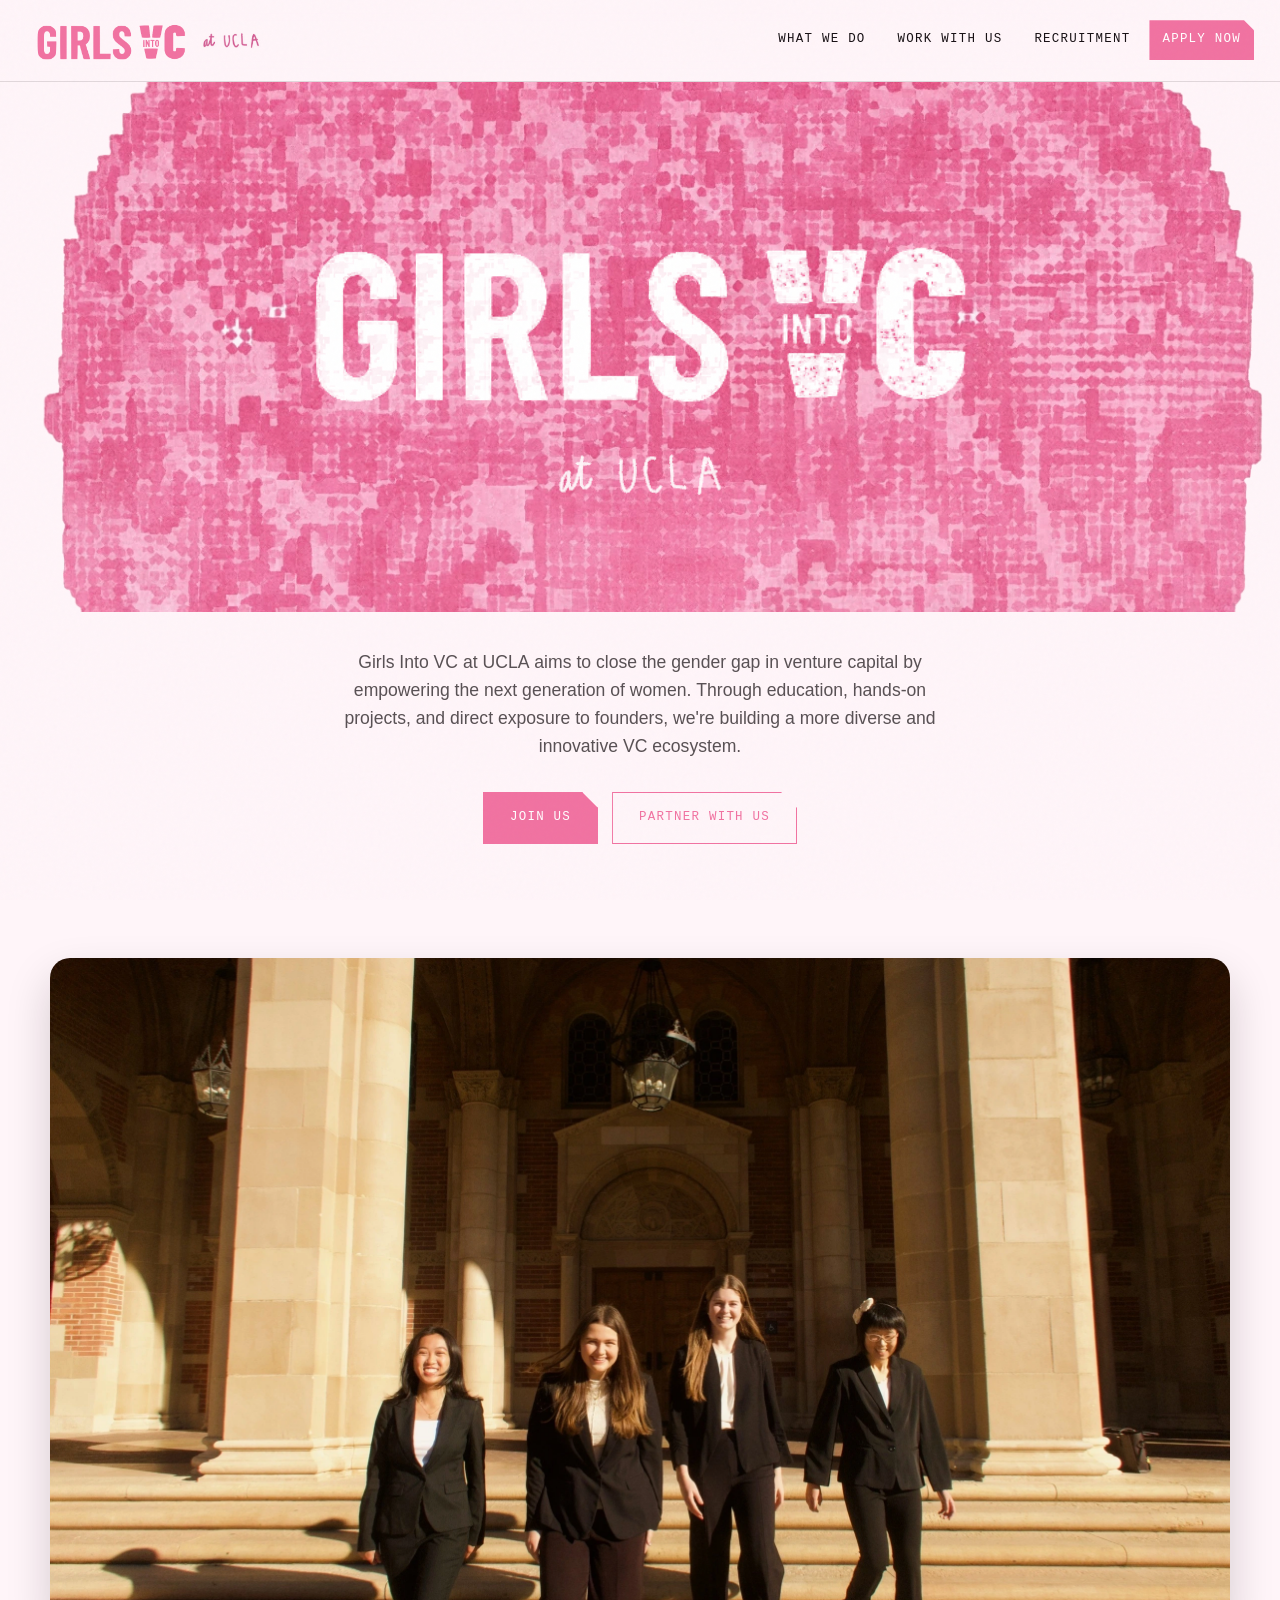
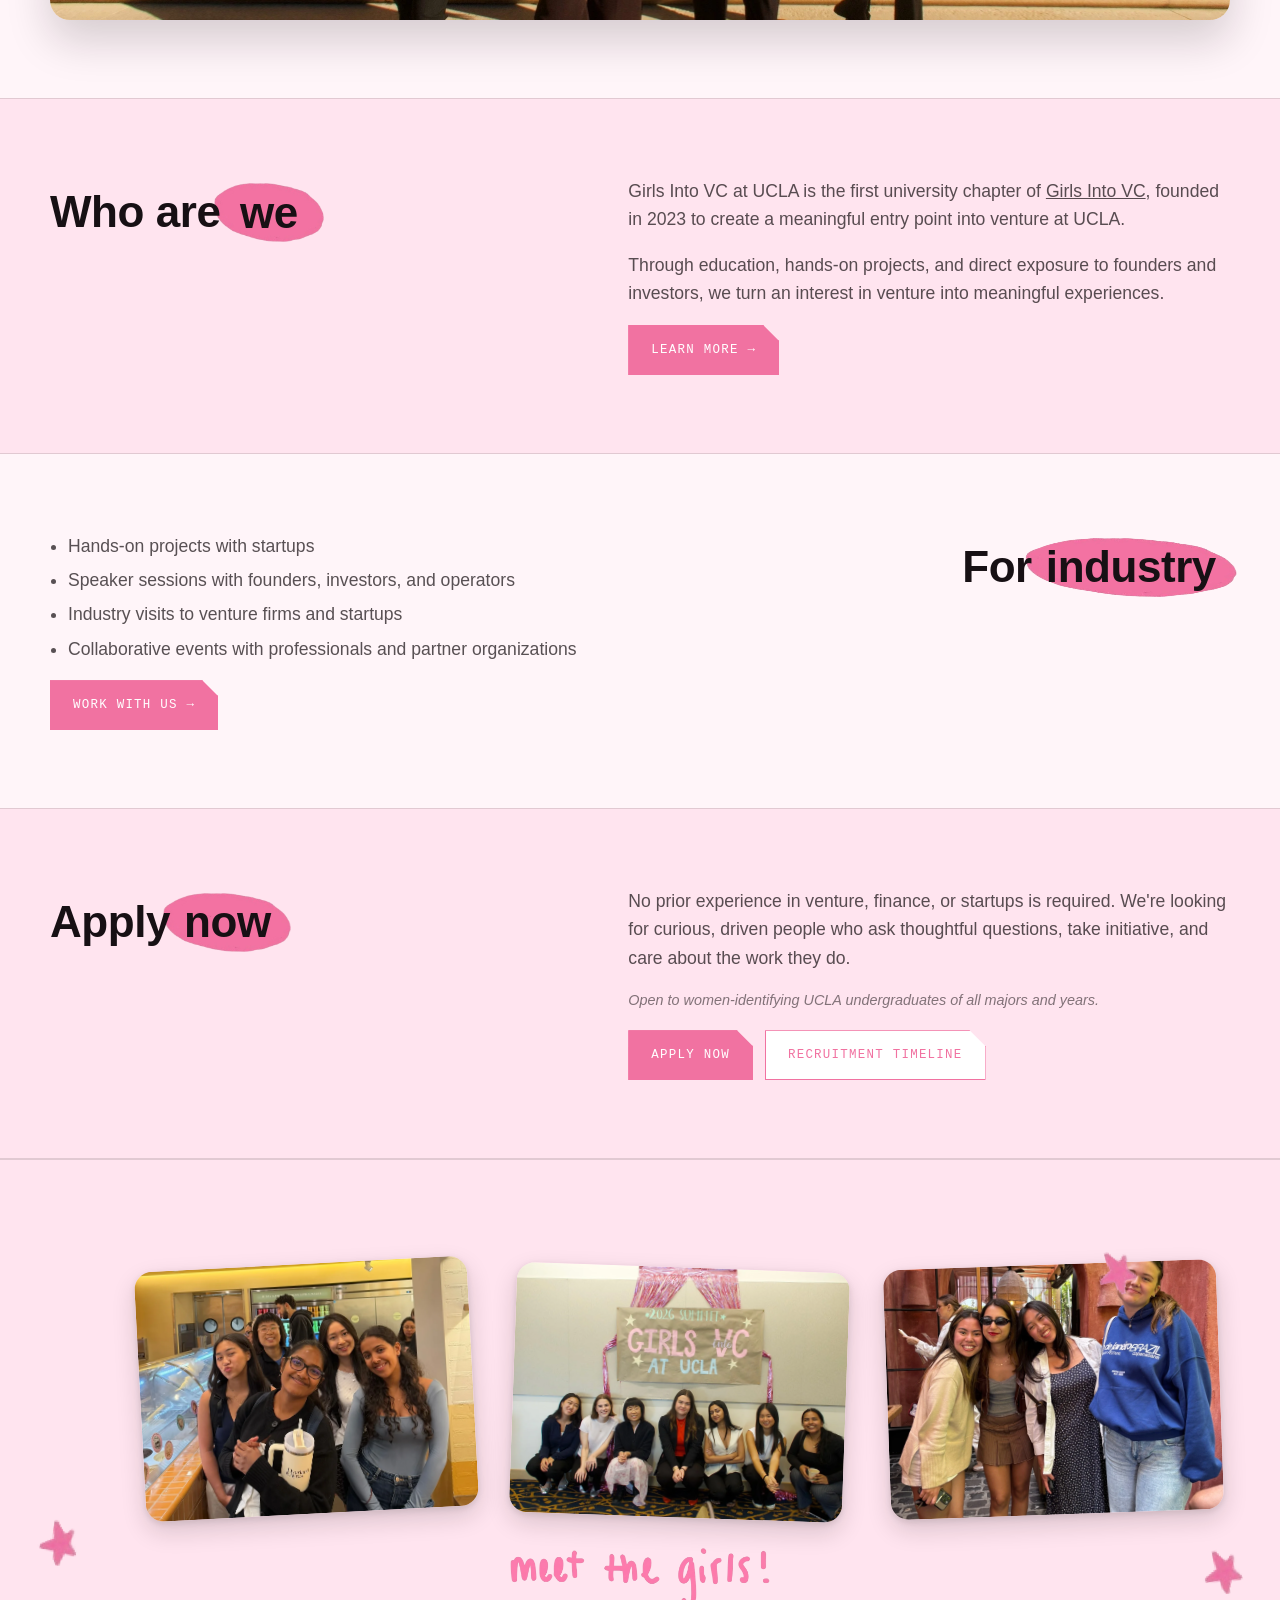
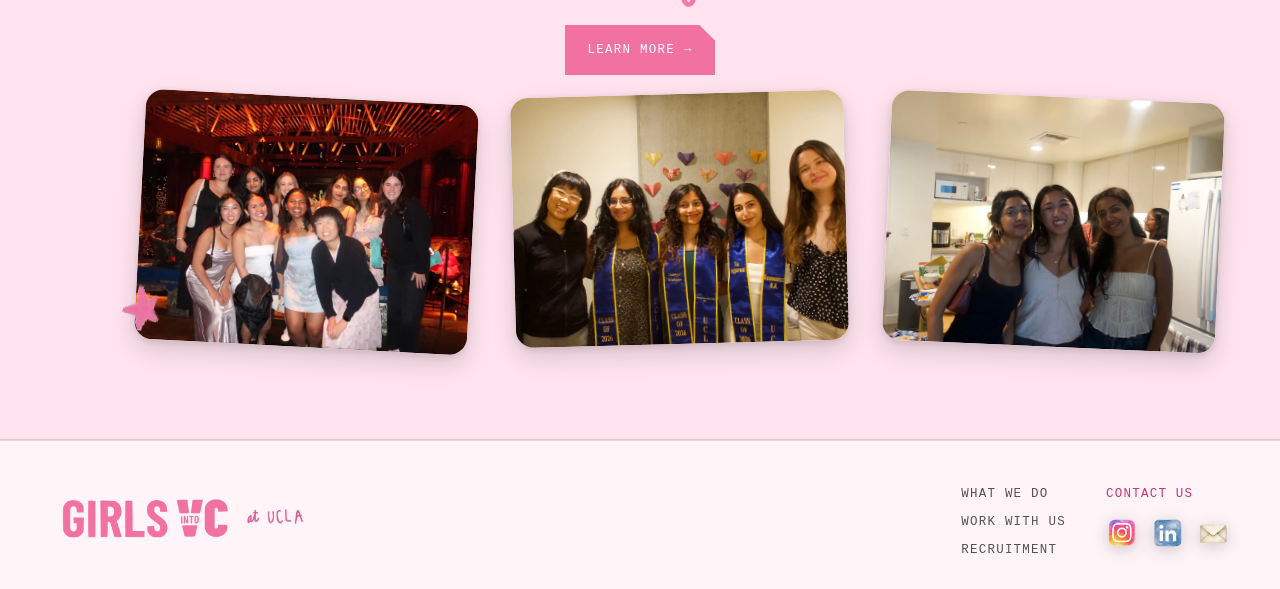
<file: index.html>
<!DOCTYPE html>
<html lang="en">
<head>
<meta charset="UTF-8">
<meta name="viewport" content="width=device-width, initial-scale=1.0">
<title>Girls Into VC at UCLA</title>
<meta name="description" content="Girls Into VC at UCLA is a warm, high-standard pre-professional home for UCLA women interested in venture capital.">
<link rel="stylesheet" href="styles.css">
</head>
<body>
  <nav class="site-nav">
    <a class="nav-logo" href="/" aria-label="Girls Into VC at UCLA home">
      <img src="images/givc-logo-transparent.png" alt="Girls Into VC">
      <img class="at-ucla-badge" src="images/at-ucla-pink-text.webp" alt="at UCLA">
    </a>
    <button class="nav-toggle" type="button" aria-label="Open menu" aria-expanded="false"><span></span></button>
    <div class="nav-links" aria-label="Primary navigation">
      <a href="/about">What We Do</a>
      <a href="/work-with-us">Work With Us</a>
      <a href="/recruitment">Recruitment</a>
      <a class="nav-cta" href="https://docs.google.com/forms/d/e/1FAIpQLScCQbXi9iYOBDHio7x1NEe8_FWhjAjhLZOOHLYXwaXuUrCorQ/viewform" target="_blank" rel="noopener">Apply Now</a>
    </div>
  </nav>

  <header class="terra-hero">
    <div class="hero-stamp reveal">
      <img class="hero-stamp-bg" src="images/hero-stamp-bg.webp" alt="" aria-hidden="true">
      <div class="hero-stamp-content">
        <img class="hero-stamp-logo" src="images/givc-logo-white.webp" alt="Girls Into VC">
        <img class="hero-stamp-tag" src="images/givc-at-ucla.webp" alt="at UCLA">
      </div>
    </div>
    <div class="wrap terra-hero-inner">
      <p class="terra-sub split-reveal">Girls Into VC at UCLA aims to close the gender gap in venture capital by empowering the next generation of women. Through education, hands-on projects, and direct exposure to founders, we're building a more diverse and innovative VC ecosystem.</p>
      <div class="terra-actions reveal">
        <a class="terra-cta terra-cta-solid" href="/recruitment">Join Us</a>
        <a class="terra-cta" href="/work-with-us">Partner With Us</a>
      </div>
    </div>
  </header>

  <main>
    <!-- ROYCE HALL PHOTO BANNER -->
    <section class="section">
      <div class="wrap">
        <div style="border-radius:20px; overflow:hidden; box-shadow:0 20px 44px rgba(23,16,20,0.18);">
          <img src="images/royce-hall.webp" alt="Girls Into VC at UCLA members on the steps of Royce Hall" style="width:100%; display:block;">
        </div>
      </div>
    </section>

    <!-- WHO WE ARE -->
    <section class="section pink" id="who-we-are">
      <div class="wrap split">
        <div class="reveal">
          <p class="eyebrow eyebrow-xl">Who are <span class="eyebrow-highlight">we</span></p>
        </div>
        <div class="reveal">
          <p class="body-copy">Girls Into VC at UCLA is the first university chapter of <a href="https://www.girlsintovc.com/" target="_blank" rel="noopener" style="text-decoration:underline;">Girls Into VC</a>, founded in 2023 to create a meaningful entry point into venture at UCLA.</p>
          <p class="body-copy">Through education, hands-on projects, and direct exposure to founders and investors, we turn an interest in venture into meaningful experiences.</p>
          <div class="btn-row">
            <a class="btn btn-pink" href="/about#board">Learn More →</a>
          </div>
        </div>
      </div>
    </section>

    <!-- FOR INDUSTRY teaser -->
    <section class="section">
      <div class="wrap split">
        <div class="reveal">
          <ul class="body-copy" style="padding-left:18px; margin:0 0 1em; display:grid; gap:6px;">
            <li>Hands-on projects with startups</li>
            <li>Speaker sessions with founders, investors, and operators</li>
            <li>Industry visits to venture firms and startups</li>
            <li>Collaborative events with professionals and partner organizations</li>
          </ul>
          <div class="btn-row">
            <a class="btn btn-pink" href="/work-with-us">Work With Us →</a>
          </div>
        </div>
        <div class="reveal" style="text-align:right;">
          <p class="eyebrow eyebrow-xl">For <span class="eyebrow-highlight">industry</span></p>
        </div>
      </div>
    </section>

    <!-- APPLY teaser (merged into the former partner-with-us slot) -->
    <section class="section pink">
      <div class="wrap split">
        <div class="reveal">
          <p class="eyebrow eyebrow-xl">Apply <span class="eyebrow-highlight">now</span></p>
        </div>
        <div class="reveal">
          <p class="body-copy">No prior experience in venture, finance, or startups is required. We're looking for curious, driven people who ask thoughtful questions, take initiative, and care about the work they do.</p>
          <p class="body-copy" style="font-style:italic; font-size:0.9rem; opacity:0.75; margin-top:8px;">Open to women-identifying UCLA undergraduates of all majors and years.</p>
          <div class="btn-row" style="margin-top:18px;">
            <a class="btn btn-pink" href="/recruitment#apply">Apply Now</a>
            <a class="btn btn-outline-pink" href="/recruitment">Recruitment Timeline</a>
          </div>
        </div>
      </div>
    </section>

    <!-- COMMUNITY / SCRAPBOOK -->
    <section class="section pink" id="community">
      <div class="wrap community-mosaic is-open">
        <div class="reveal community-photos">
          <img class="community-star star-1" src="images/star-sticker.webp" alt="" aria-hidden="true">
          <img class="community-star star-2" src="images/star-sticker.webp" alt="" aria-hidden="true">
          <img class="community-star star-3" src="images/star-sticker.webp" alt="" aria-hidden="true">
          <img class="community-star star-4" src="images/star-sticker.webp" alt="" aria-hidden="true">
          <div class="polaroid-fan polaroid-fan-6 is-open">
            <div class="polaroid-wrap gp-1">
              <figure class="polaroid">
                <img src="images/events/event-0573.webp" alt="Girls Into VC members smiling together at an outing">
              </figure>
            </div>
            <div class="polaroid-wrap gp-2">
              <figure class="polaroid">
                <img src="images/events/event-0666.webp" alt="Girls Into VC members at the 2026 Summit">
              </figure>
            </div>
            <div class="polaroid-wrap gp-3">
              <figure class="polaroid">
                <img src="images/events/event-archway.webp" alt="Girls Into VC members together under an archway">
              </figure>
            </div>
            <div class="community-reveal">
              <img class="community-reveal-text" src="images/text-meet-the-girls.webp" alt="meet the girls!">
              <div class="btn-row" style="justify-content:center;">
                <a class="btn btn-pink" href="/about#board">Learn More →</a>
              </div>
            </div>
            <div class="polaroid-wrap gp-4">
              <figure class="polaroid">
                <img src="images/events/event-dinner-lounge.webp" alt="Girls Into VC members celebrating together at dinner">
              </figure>
            </div>
            <div class="polaroid-wrap gp-5">
              <figure class="polaroid">
                <img src="images/events/event-0671.webp" alt="Girls Into VC members celebrating graduation">
              </figure>
            </div>
            <div class="polaroid-wrap gp-6">
              <figure class="polaroid">
                <img src="images/events/event-9704.webp" alt="Girls Into VC members together at a kitchen social">
              </figure>
            </div>
          </div>
        </div>
      </div>
    </section>

  </main>

  <footer class="site-footer">
    <div class="wrap footer-grid">
      <a class="footer-logo" href="/"><img src="images/givc-logo-transparent.png" alt="Girls Into VC"><img class="at-ucla-badge" src="images/at-ucla-pink-text.webp" alt="at UCLA"></a>
      <div class="footer-links">
        <a href="/about">What We Do</a>
        <a href="/work-with-us">Work With Us</a>
        <a href="/recruitment">Recruitment</a>
      </div>
      <div class="footer-contact">
        <p class="eyebrow">Contact Us</p>
        <div class="footer-socials">
          <a href="https://www.instagram.com/girlsintovc.ucla/" target="_blank" rel="noopener" title="instagram"><img src="images/social-instagram.webp" alt="Instagram"></a>
          <a href="https://www.linkedin.com/company/girls-into-vc-at-ucla" target="_blank" rel="noopener" title="linkedin"><img src="images/social-linkedin.webp" alt="LinkedIn"></a>
          <a href="mailto:girlsintovcatucla@gmail.com" title="email"><img src="images/social-email.png" alt="Email"></a>
        </div>
      </div>
    </div>  </footer>
  <script src="script.js"></script>
</body>
</html>
</file>
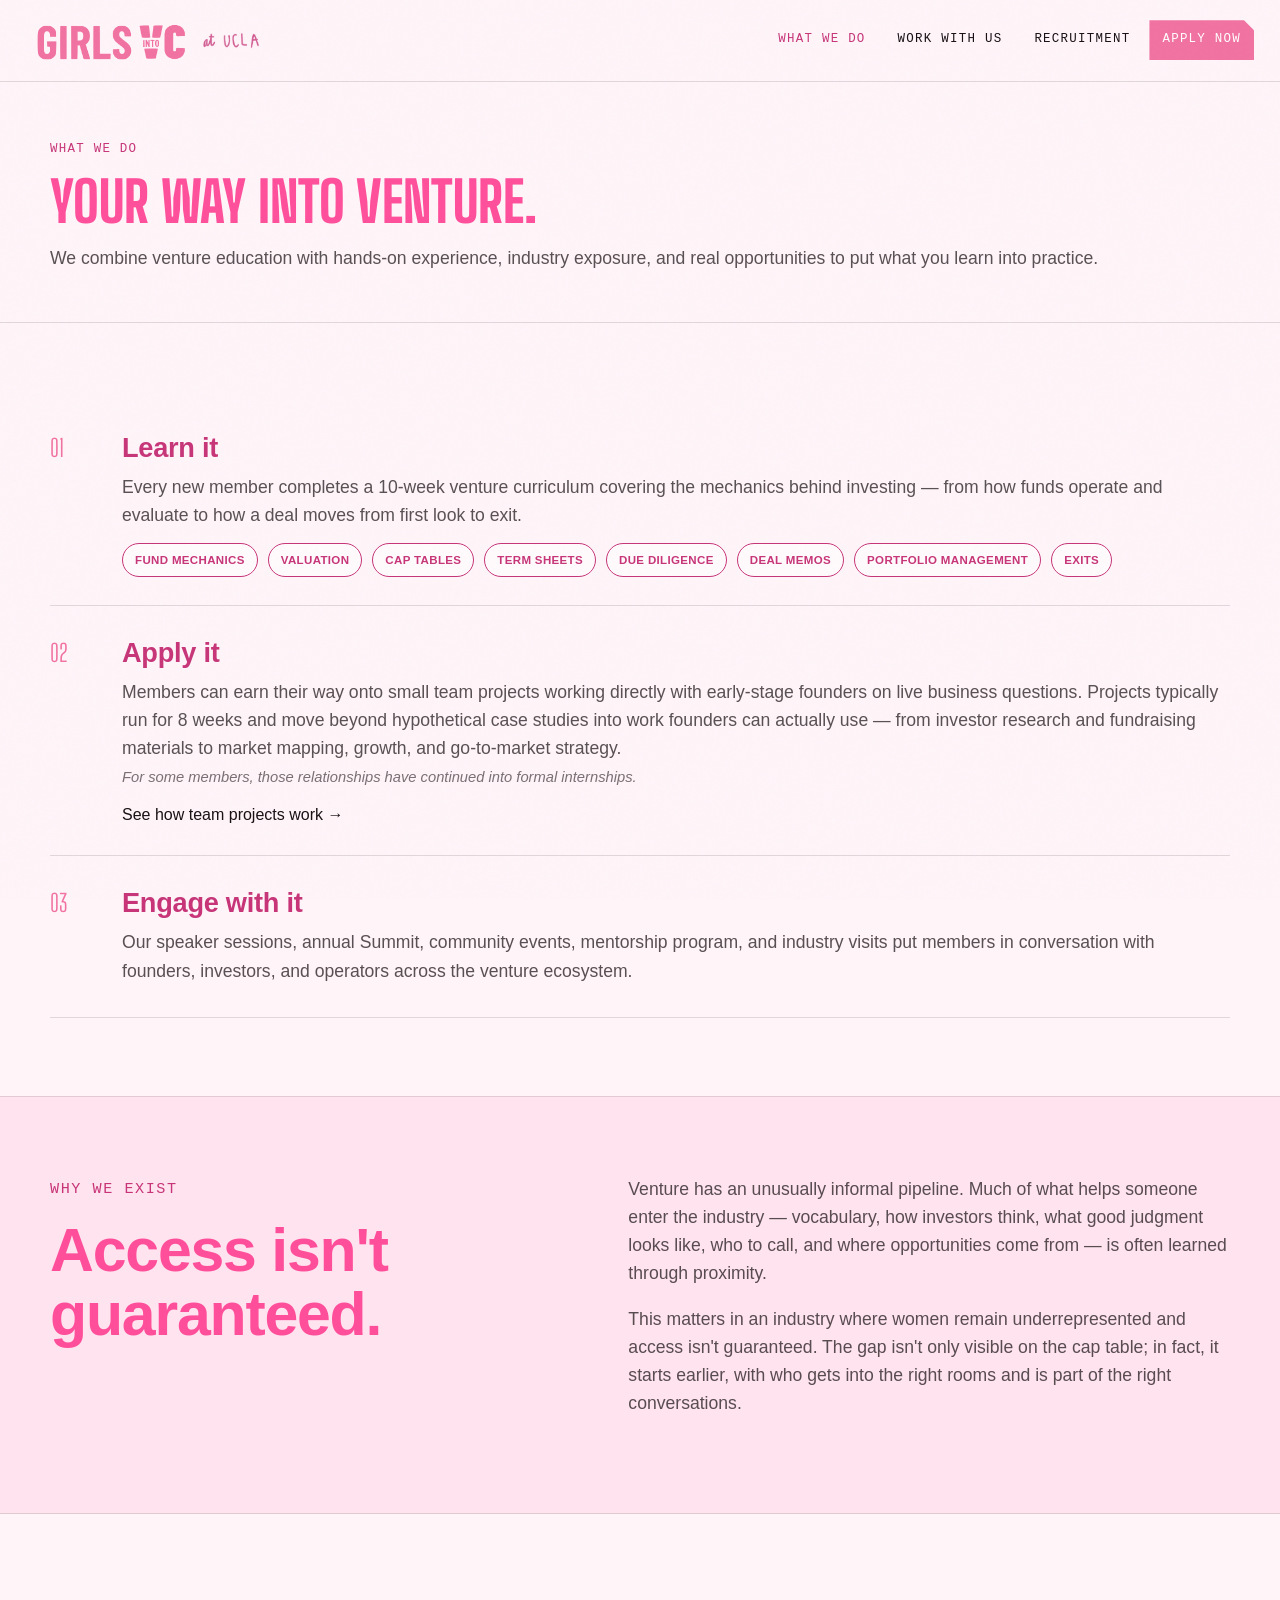
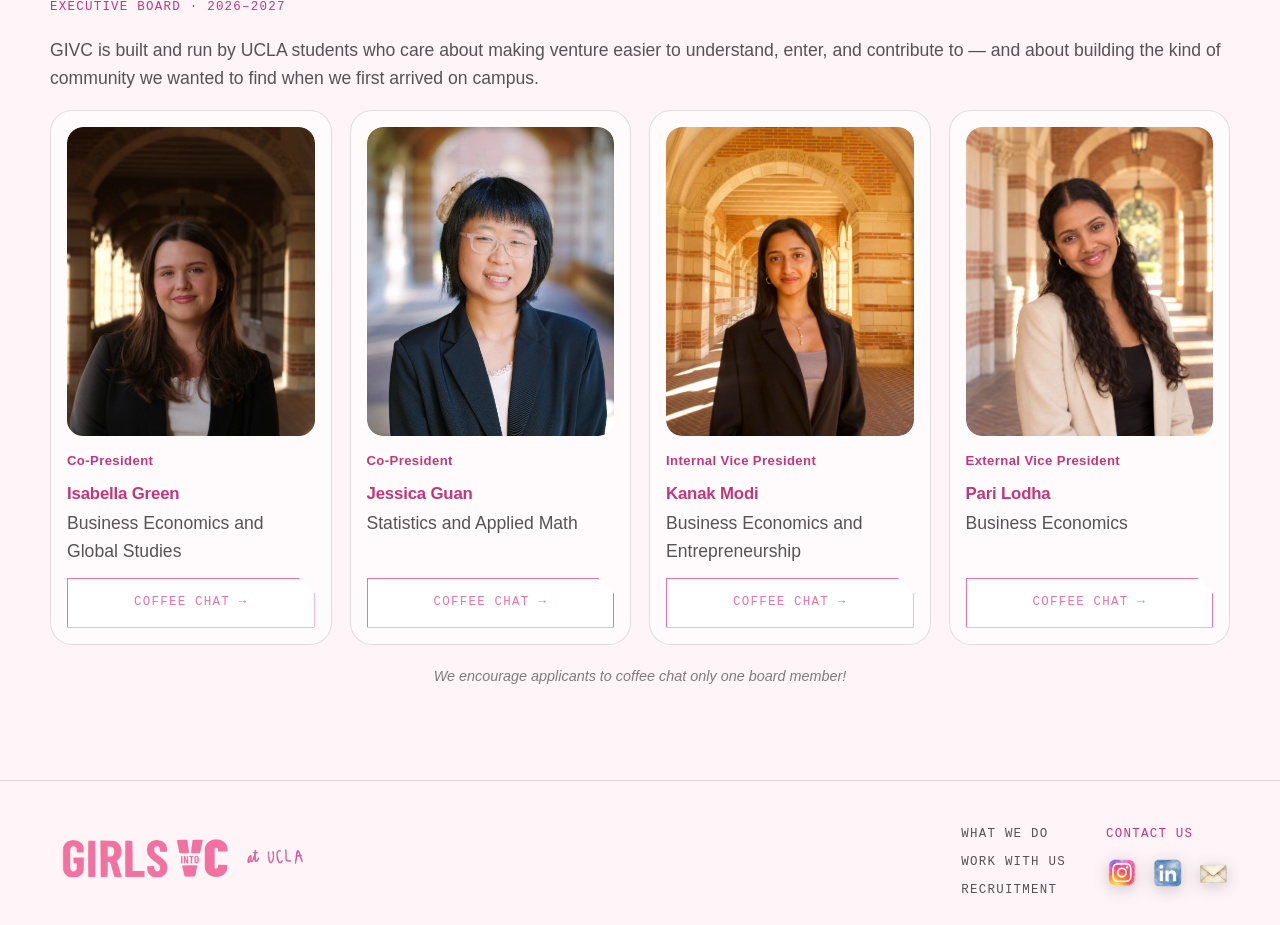
<file: about.html>
<!DOCTYPE html>
<html lang="en">
<head>
<meta charset="UTF-8">
<meta name="viewport" content="width=device-width, initial-scale=1.0">
<title>What We Do | Girls Into VC at UCLA</title>
<meta name="description" content="What Girls Into VC at UCLA actually does — the curriculum, the projects, the team behind it.">
<link rel="stylesheet" href="styles.css">
</head>
<body>
  <nav class="site-nav">
    <a class="nav-logo" href="/" aria-label="Girls Into VC at UCLA home">
      <img src="images/givc-logo-transparent.png" alt="Girls Into VC">
      <img class="at-ucla-badge" src="images/at-ucla-pink-text.webp" alt="at UCLA">
    </a>
    <button class="nav-toggle" type="button" aria-label="Open menu" aria-expanded="false"><span></span></button>
    <div class="nav-links" aria-label="Primary navigation">
      <a class="current" href="/about">What We Do</a>
      <a href="/work-with-us">Work With Us</a>
      <a href="/recruitment">Recruitment</a>
      <a class="nav-cta" href="https://docs.google.com/forms/d/e/1FAIpQLScCQbXi9iYOBDHio7x1NEe8_FWhjAjhLZOOHLYXwaXuUrCorQ/viewform" target="_blank" rel="noopener">Apply Now</a>
    </div>
  </nav>

  <header class="page-hero hero-compact">
    <div class="wrap reveal">
      <p class="eyebrow">What We Do</p>
      <h1>Your way into venture.</h1>
      <p>We combine venture education with hands-on experience, industry exposure, and real opportunities to put what you learn into practice.</p>
    </div>
  </header>

  <main>
    <!-- THE FOUR STEPS -->
    <section class="section">
      <div class="wrap">
        <div class="staircase">
          <article class="staircase-step reveal">
            <span class="staircase-num">01</span>
            <div class="staircase-body">
              <h3>Learn it</h3>
              <p>Every new member completes a 10-week venture curriculum covering the mechanics behind investing — from how funds operate and evaluate to how a deal moves from first look to exit.</p>
              <div class="hero-kicker" style="margin-top:14px; margin-bottom:0;">
                <span class="pill" style="text-transform:uppercase;">Fund Mechanics</span>
                <span class="pill" style="text-transform:uppercase;">Valuation</span>
                <span class="pill" style="text-transform:uppercase;">Cap Tables</span>
                <span class="pill" style="text-transform:uppercase;">Term Sheets</span>
                <span class="pill" style="text-transform:uppercase;">Due Diligence</span>
                <span class="pill" style="text-transform:uppercase;">Deal Memos</span>
                <span class="pill" style="text-transform:uppercase;">Portfolio Management</span>
                <span class="pill" style="text-transform:uppercase;">Exits</span>
              </div>
            </div>
          </article>

          <article class="staircase-step reveal">
            <span class="staircase-num">02</span>
            <div class="staircase-body">
              <h3>Apply it</h3>
              <p>Members can earn their way onto small team projects working directly with early-stage founders on live business questions. Projects typically run for 8 weeks and move beyond hypothetical case studies into work founders can actually use — from investor research and fundraising materials to market mapping, growth, and go-to-market strategy.</p>
              <p style="font-style:italic; color:var(--muted); font-size:0.92rem;">For some members, those relationships have continued into formal internships.</p>
              <a href="/work-with-us#testimonials" class="quicklinks" style="display:inline-block; margin-top:8px;">See how team projects work →</a>
            </div>
          </article>

          <article class="staircase-step reveal">
            <span class="staircase-num">03</span>
            <div class="staircase-body">
              <h3>Engage with it</h3>
              <p>Our speaker sessions, annual Summit, community events, mentorship program, and industry visits put members in conversation with founders, investors, and operators across the venture ecosystem.</p>
            </div>
          </article>
        </div>
      </div>
    </section>

    <!-- WHY WE EXIST -->
    <section class="section pink">
      <div class="wrap split">
        <div class="reveal">
          <p class="eyebrow" style="font-size:0.95rem;">Why We Exist</p>
          <h2>Access isn't guaranteed.</h2>
        </div>
        <div class="reveal">
          <p class="body-copy">Venture has an unusually informal pipeline. Much of what helps someone enter the industry — vocabulary, how investors think, what good judgment looks like, who to call, and where opportunities come from — is often learned through proximity.</p>
          <p class="body-copy">This matters in an industry where women remain underrepresented and access isn't guaranteed. The gap isn't only visible on the cap table; in fact, it starts earlier, with who gets into the right rooms and is part of the right conversations.</p>
        </div>
      </div>
    </section>

    <!-- EXECUTIVE BOARD -->
    <section class="section" id="board">
      <div class="wrap">
        <div class="section-head reveal">
          <div>
            <p class="eyebrow">Executive Board · 2026–2027</p>
            <p class="body-copy">GIVC is built and run by UCLA students who care about making venture easier to understand, enter, and contribute to — and about building the kind of community we wanted to find when we first arrived on campus.</p>
          </div>
        </div>
        <div class="exec-grid">
          <article class="exec-card reveal">
            <div class="exec-photo"><img src="images/board/isabella-green.webp" alt="Isabella Green" style="width:100%; height:100%; object-fit:cover; border-radius:16px;"></div>
            <p class="member-meta" style="text-transform:none;">Co-President</p>
            <h3>Isabella Green</h3>
            <p style="margin-top:4px;">Business Economics and Global Studies</p>
            <a class="btn btn-outline-pink" style="width:100%;" href="https://cal.com/isabella-green/givc-coffee-chat" target="_blank" rel="noopener">Coffee Chat →</a>
          </article>
          <article class="exec-card reveal">
            <div class="exec-photo"><img src="images/board/jessica-guan.webp" alt="Jessica Guan" style="width:100%; height:100%; object-fit:cover; border-radius:16px;"></div>
            <p class="member-meta" style="text-transform:none;">Co-President</p>
            <h3>Jessica Guan</h3>
            <p style="margin-top:4px;">Statistics and Applied Math</p>
            <a class="btn btn-outline-pink" style="width:100%;" href="https://cal.com/jessica-guan/givc-coffee-chat" target="_blank" rel="noopener">Coffee Chat →</a>
          </article>
          <article class="exec-card reveal">
            <div class="exec-photo"><img src="images/board/kanak-modi.webp" alt="Kanak Modi" style="width:100%; height:100%; object-fit:cover; border-radius:16px;"></div>
            <p class="member-meta" style="text-transform:none;">Internal Vice President</p>
            <h3>Kanak Modi</h3>
            <p style="margin-top:4px;">Business Economics and Entrepreneurship</p>
            <a class="btn btn-outline-pink" style="width:100%;" href="https://cal.com/kanakmodi/15min" target="_blank" rel="noopener">Coffee Chat →</a>
          </article>
          <article class="exec-card reveal">
            <div class="exec-photo"><img src="images/board/pari-lodha.webp" alt="Pari Lodha" style="width:100%; height:100%; object-fit:cover; border-radius:16px;"></div>
            <p class="member-meta" style="text-transform:none;">External Vice President</p>
            <h3>Pari Lodha</h3>
            <p style="margin-top:4px;">Business Economics</p>
            <a class="btn btn-outline-pink" style="width:100%;" href="https://cal.com/pari-lodha-ehaahs/givc-coffee-chat" target="_blank" rel="noopener">Coffee Chat →</a>
          </article>
        </div>
        <p class="reveal" style="text-align:center; font-style:italic; opacity:0.75; font-size:0.9rem; margin-top:20px;">We encourage applicants to coffee chat only one board member!</p>
      </div>
    </section>

  </main>

  <footer class="site-footer">
    <div class="wrap footer-grid">
      <a class="footer-logo" href="/"><img src="images/givc-logo-transparent.png" alt="Girls Into VC"><img class="at-ucla-badge" src="images/at-ucla-pink-text.webp" alt="at UCLA"></a>
      <div class="footer-links">
        <a href="/about">What We Do</a>
        <a href="/work-with-us">Work With Us</a>
        <a href="/recruitment">Recruitment</a>
      </div>
      <div class="footer-contact">
        <p class="eyebrow">Contact Us</p>
        <div class="footer-socials">
          <a href="https://www.instagram.com/girlsintovc.ucla/" target="_blank" rel="noopener" title="instagram"><img src="images/social-instagram.webp" alt="Instagram"></a>
          <a href="https://www.linkedin.com/company/girls-into-vc-at-ucla" target="_blank" rel="noopener" title="linkedin"><img src="images/social-linkedin.webp" alt="LinkedIn"></a>
          <a href="mailto:girlsintovcatucla@gmail.com" title="email"><img src="images/social-email.png" alt="Email"></a>
        </div>
      </div>
    </div>  </footer>
  <script src="script.js"></script>
</body>
</html>
</file>
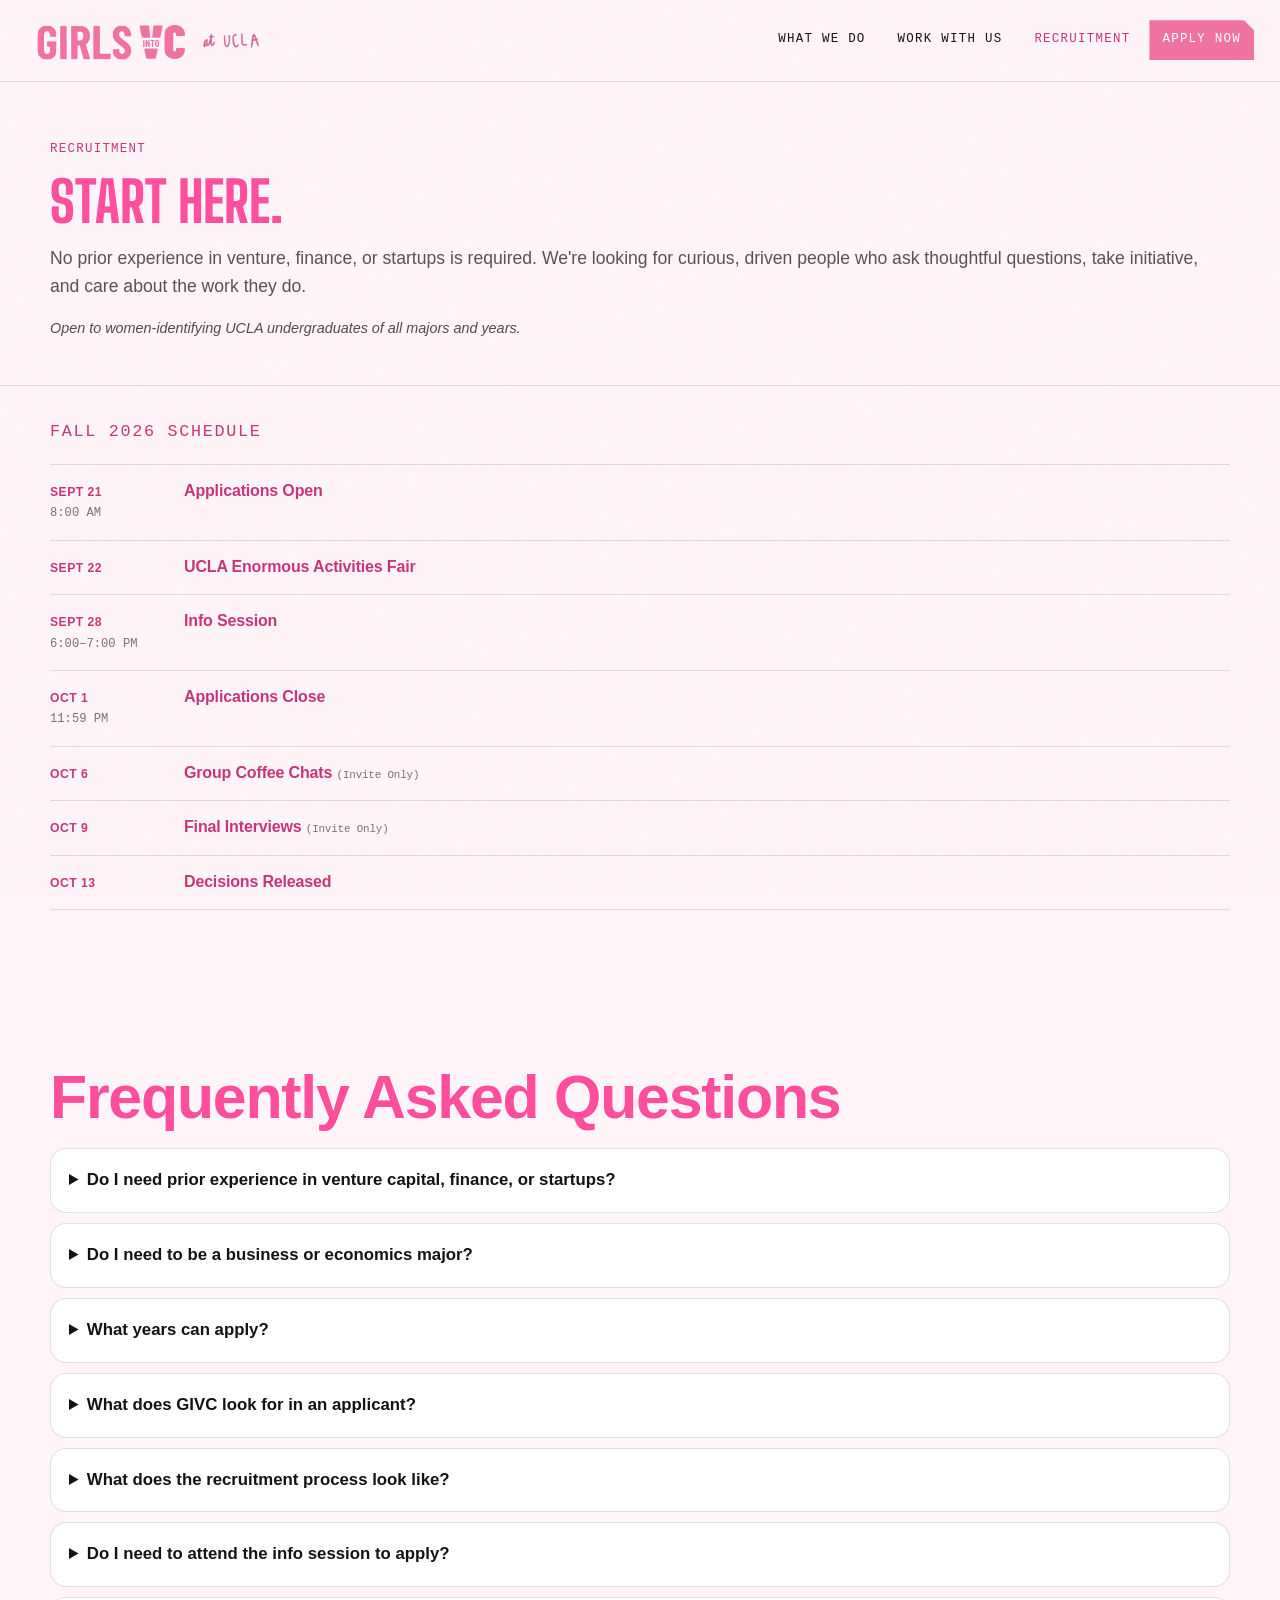
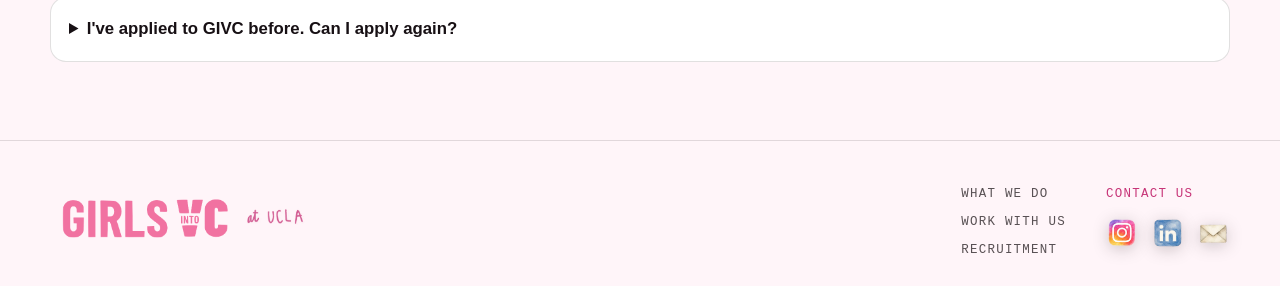
<file: recruitment.html>
<!DOCTYPE html>
<html lang="en">
<head>
  <meta charset="UTF-8">
  <meta name="viewport" content="width=device-width, initial-scale=1.0">
  <title>Recruitment | Girls Into VC at UCLA</title>
  <meta name="description" content="Recruitment schedule and application placeholders for Girls Into VC at UCLA.">
  <link rel="stylesheet" href="styles.css">
</head>
<body>
  <nav class="site-nav">
    <a class="nav-logo" href="/" aria-label="Girls Into VC at UCLA home">
      <img src="images/givc-logo-transparent.png" alt="Girls Into VC">
      <img class="at-ucla-badge" src="images/at-ucla-pink-text.webp" alt="at UCLA">
    </a>
    <button class="nav-toggle" type="button" aria-label="Open menu" aria-expanded="false"><span></span></button>
    <div class="nav-links" aria-label="Primary navigation">
      <a href="/about">What We Do</a>
      <a href="/work-with-us">Work With Us</a>
      <a class="current" href="/recruitment">Recruitment</a>
      <a class="nav-cta" href="https://docs.google.com/forms/d/e/1FAIpQLScCQbXi9iYOBDHio7x1NEe8_FWhjAjhLZOOHLYXwaXuUrCorQ/viewform" target="_blank" rel="noopener">Apply Now</a>
    </div>
  </nav>

  <header class="page-hero hero-compact" id="apply">
    <div class="wrap reveal">
      <p class="eyebrow">Recruitment</p>
      <h1>Start here.</h1>
      <p>No prior experience in venture, finance, or startups is required. We're looking for curious, driven people who ask thoughtful questions, take initiative, and care about the work they do.</p>
      <p class="lead" style="font-size:0.9rem; font-style:italic; opacity:0.75;">Open to women-identifying UCLA undergraduates of all majors and years.</p>
    </div>
  </header>

  <main>
    <section class="section" style="padding-top:32px;">
      <div class="wrap">
        <div class="section-head reveal">
          <div>
            <p class="eyebrow" style="font-size:1.05rem;">Fall 2026 Schedule</p>
          </div>
        </div>
        <div class="timeline-list">
          <div class="timeline-row reveal">
            <div class="t-when"><span class="t-date">sept 21</span><span class="t-time">8:00 AM</span></div>
            <h3>Applications Open</h3>
          </div>
          <div class="timeline-row reveal">
            <div class="t-when"><span class="t-date">sept 22</span></div>
            <h3>UCLA Enormous Activities Fair</h3>
          </div>
          <div class="timeline-row reveal">
            <div class="t-when"><span class="t-date">sept 28</span><span class="t-time">6:00–7:00 PM</span></div>
            <h3>Info Session</h3>
          </div>
          <div class="timeline-row reveal">
            <div class="t-when"><span class="t-date">oct 1</span><span class="t-time">11:59 PM</span></div>
            <h3>Applications Close</h3>
          </div>
          <div class="timeline-row reveal">
            <div class="t-when"><span class="t-date">oct 6</span></div>
            <h3>Group Coffee Chats <span class="t-tag">(Invite Only)</span></h3>
          </div>
          <div class="timeline-row reveal">
            <div class="t-when"><span class="t-date">oct 9</span></div>
            <h3>Final Interviews <span class="t-tag">(Invite Only)</span></h3>
          </div>
          <div class="timeline-row reveal">
            <div class="t-when"><span class="t-date">oct 13</span></div>
            <h3>Decisions Released</h3>
          </div>
        </div>
      </div>
    </section>

    <section class="section">
      <div class="wrap">
        <div class="section-head reveal">
          <div>
            <h2>Frequently Asked Questions</h2>
          </div>
        </div>
        <div class="faq reveal">
          <details>
            <summary>Do I need prior experience in venture capital, finance, or startups?</summary>
            <p>No. We welcome applicants with all levels of experience. We care more about curiosity, initiative, and a willingness to learn.</p>
          </details>
          <details>
            <summary>Do I need to be a business or economics major?</summary>
            <p>No. GIVC welcomes students from all majors and academic backgrounds.</p>
          </details>
          <details>
            <summary>What years can apply?</summary>
            <p>All UCLA undergraduate students are welcome to apply, regardless of year.</p>
          </details>
          <details>
            <summary>What does GIVC look for in an applicant?</summary>
            <p>We look for people who are curious, dependable, and excited to learn more about startups and the venture ecosystem. We value thoughtful questions, initiative, and a genuine willingness to contribute to the community.</p>
          </details>
          <details>
            <summary>What does the recruitment process look like?</summary>
            <p>Recruitment consists of a written application, a group coffee chat, and a final interview. Each stage is designed to help us get to know you better.</p>
          </details>
          <details>
            <summary>Do I need to attend the info session to apply?</summary>
            <p>No. Attendance is not required, but we highly recommend coming to learn more about GIVC, meet current members, and ask questions before applying.</p>
          </details>
          <details>
            <summary>I've applied to GIVC before. Can I apply again?</summary>
            <p>Absolutely. We encourage previous applicants to reapply and would love to see how you've grown since your last application.</p>
          </details>
        </div>
      </div>
    </section>
  </main>

  <footer class="site-footer">
    <div class="wrap footer-grid">
      <a class="footer-logo" href="/"><img src="images/givc-logo-transparent.png" alt="Girls Into VC"><img class="at-ucla-badge" src="images/at-ucla-pink-text.webp" alt="at UCLA"></a>
      <div class="footer-links">
        <a href="/about">What We Do</a>
        <a href="/work-with-us">Work With Us</a>
        <a href="/recruitment">Recruitment</a>
      </div>
      <div class="footer-contact">
        <p class="eyebrow">Contact Us</p>
        <div class="footer-socials">
          <a href="https://www.instagram.com/girlsintovc.ucla/" target="_blank" rel="noopener" title="instagram"><img src="images/social-instagram.webp" alt="Instagram"></a>
          <a href="https://www.linkedin.com/company/girls-into-vc-at-ucla" target="_blank" rel="noopener" title="linkedin"><img src="images/social-linkedin.webp" alt="LinkedIn"></a>
          <a href="mailto:girlsintovcatucla@gmail.com" title="email"><img src="images/social-email.png" alt="Email"></a>
        </div>
      </div>
    </div>  </footer>
  <script src="script.js"></script>
</body>
</html>
</file>
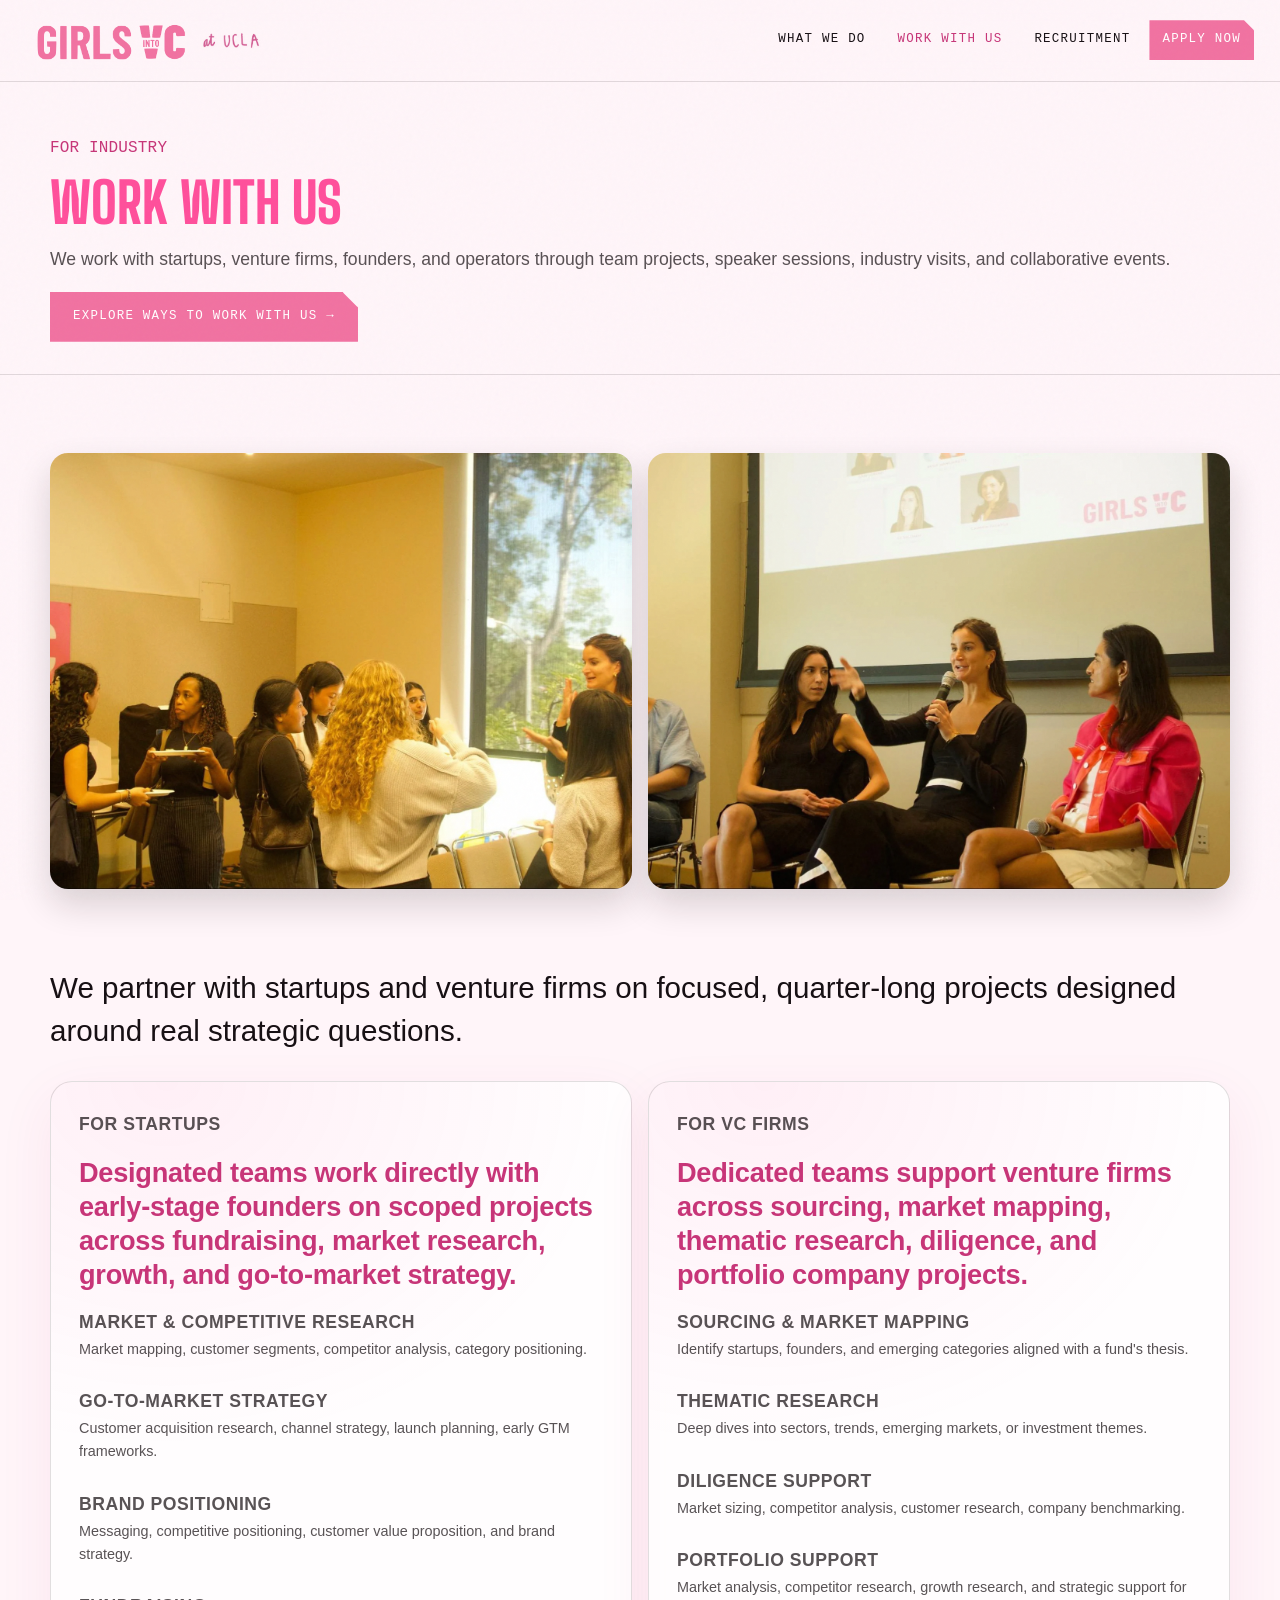
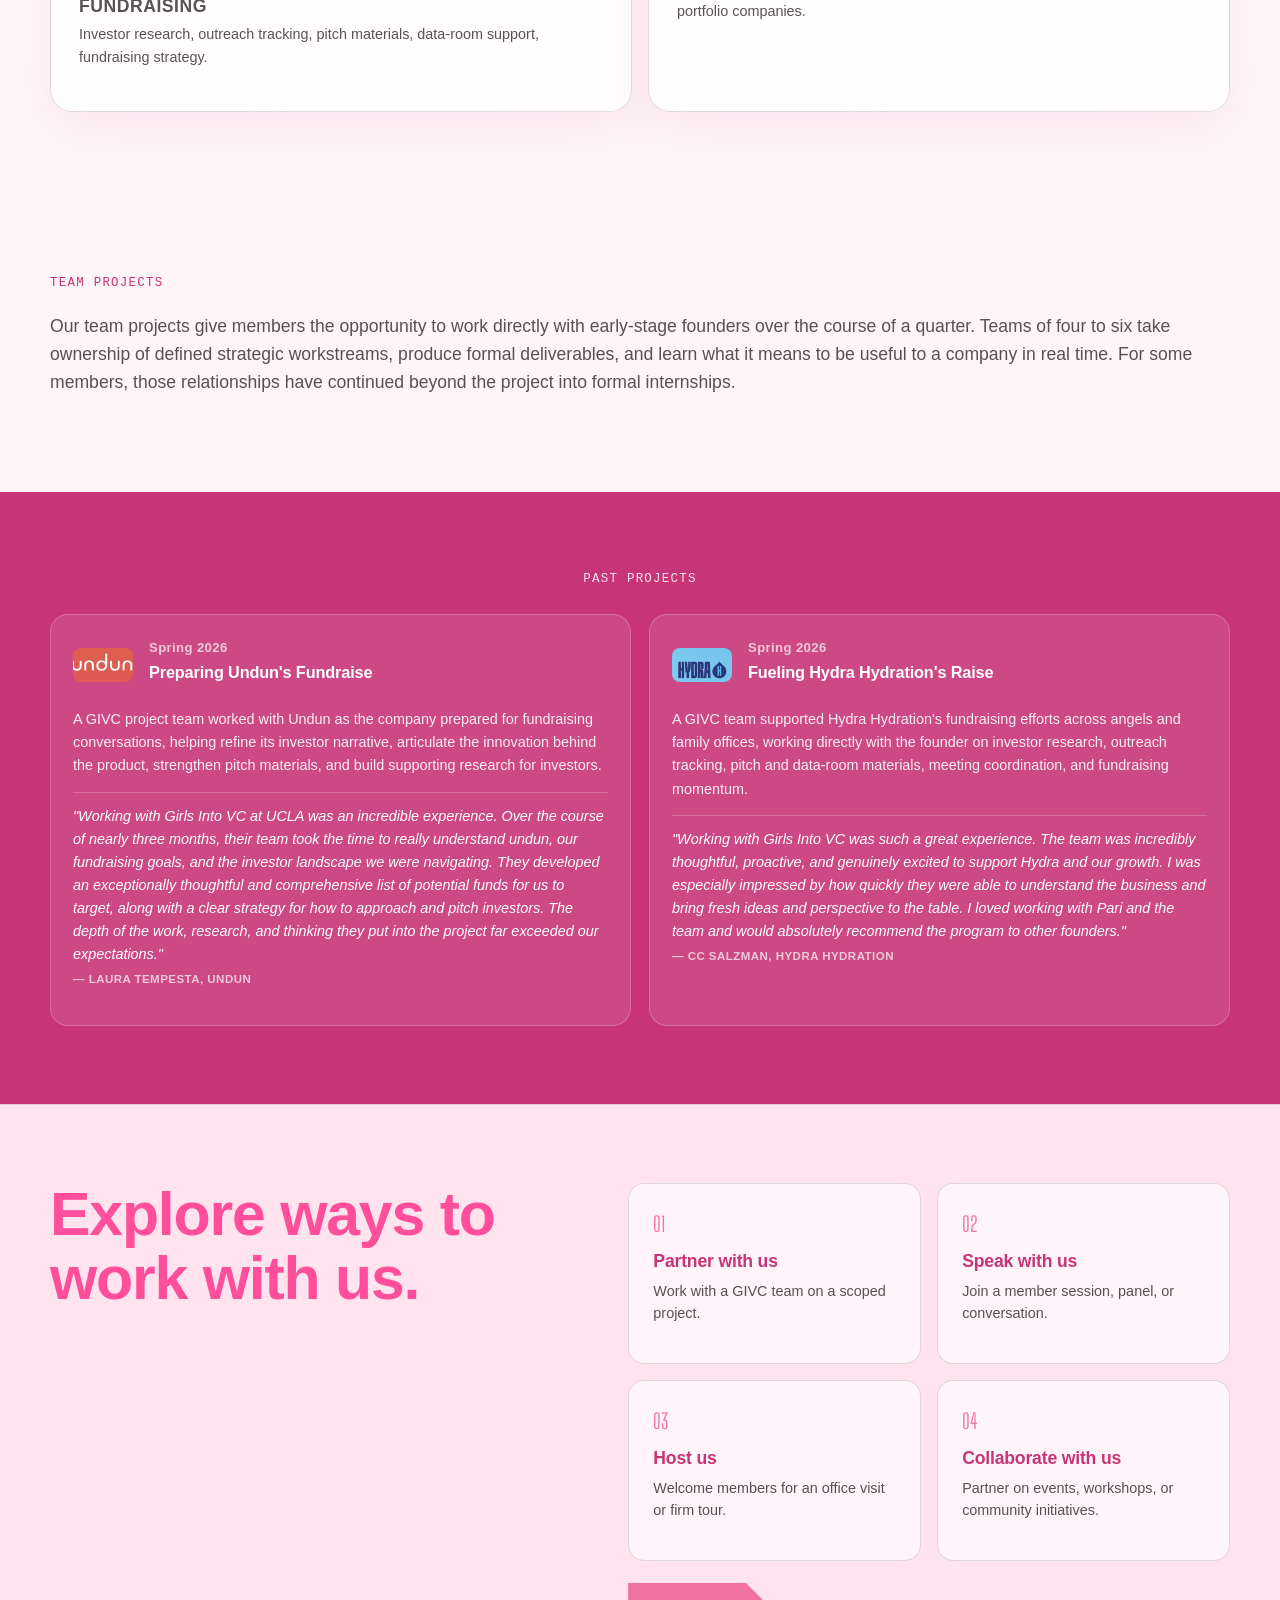
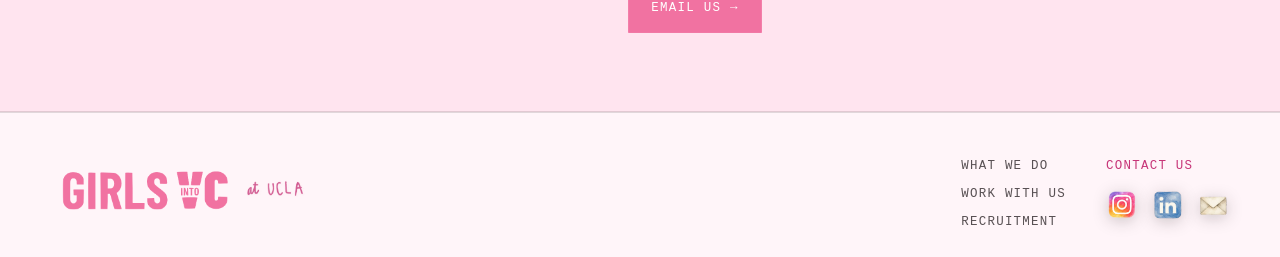
<file: work-with-us.html>
<!DOCTYPE html>
<html lang="en">
<head>
<meta charset="UTF-8">
<meta name="viewport" content="width=device-width, initial-scale=1.0">
<title>Work With Us | Girls Into VC at UCLA</title>
<meta name="description" content="Partner with Girls Into VC at UCLA — project teams for startups, and a pipeline of prepared student talent for VCs.">
<link rel="stylesheet" href="styles.css">
</head>
<body>
  <nav class="site-nav">
    <a class="nav-logo" href="/" aria-label="Girls Into VC at UCLA home">
      <img src="images/givc-logo-transparent.png" alt="Girls Into VC">
      <img class="at-ucla-badge" src="images/at-ucla-pink-text.webp" alt="at UCLA">
    </a>
    <button class="nav-toggle" type="button" aria-label="Open menu" aria-expanded="false"><span></span></button>
    <div class="nav-links" aria-label="Primary navigation">
      <a href="/about">What We Do</a>
      <a class="current" href="/work-with-us">Work With Us</a>
      <a href="/recruitment">Recruitment</a>
      <a class="nav-cta" href="https://docs.google.com/forms/d/e/1FAIpQLScCQbXi9iYOBDHio7x1NEe8_FWhjAjhLZOOHLYXwaXuUrCorQ/viewform" target="_blank" rel="noopener">Apply Now</a>
    </div>
  </nav>

  <header class="page-hero hero-compact">
    <div class="wrap reveal">
      <p class="eyebrow eyebrow-lg">For Industry</p>
      <h1>Work with Us</h1>
      <p>We work with startups, venture firms, founders, and operators through team projects, speaker sessions, industry visits, and collaborative events.</p>
      <div class="btn-row" style="margin-top:18px;">
        <a class="btn btn-pink" href="#explore-ways">Explore Ways to Work With Us →</a>
      </div>
    </div>
  </header>

  <main>
    <!-- SUMMIT PHOTOS -->
    <section class="section" style="padding-bottom:0;">
      <div class="wrap reveal summit-photos">
        <div class="summit-photo">
          <img src="images/summit-mingling.webp" alt="Girls Into VC members connecting with industry guests at the annual Summit">
        </div>
        <div class="summit-photo">
          <img src="images/summit-panel.webp" alt="Industry panelists speaking at the Girls Into VC Summit">
        </div>
      </div>
    </section>

    <!-- FOR STARTUPS / FOR VC FIRMS -->
    <section class="section">
      <div class="wrap">
        <p class="lead reveal" style="max-width:none; margin-bottom:28px;">We partner with startups and venture firms on focused, quarter-long projects designed around real strategic questions.</p>
        <div class="client-grid" style="grid-template-columns:1fr 1fr;">
          <article class="client-card reveal">
            <p class="small-caps" style="text-transform:uppercase;">For Startups</p>
            <h3>Designated teams work directly with early-stage founders on scoped projects across fundraising, market research, growth, and go-to-market strategy.</h3>
            <div style="margin-top:16px; display:grid; gap:12px;">
              <div>
                <p class="member-meta" style="margin-bottom:2px; text-transform:uppercase;">Market &amp; Competitive Research</p>
                <p style="font-size:0.9rem; color:var(--muted-strong);">Market mapping, customer segments, competitor analysis, category positioning.</p>
              </div>
              <div>
                <p class="member-meta" style="margin-bottom:2px; text-transform:uppercase;">Go-To-Market Strategy</p>
                <p style="font-size:0.9rem; color:var(--muted-strong);">Customer acquisition research, channel strategy, launch planning, early GTM frameworks.</p>
              </div>
              <div>
                <p class="member-meta" style="margin-bottom:2px; text-transform:uppercase;">Brand Positioning</p>
                <p style="font-size:0.9rem; color:var(--muted-strong);">Messaging, competitive positioning, customer value proposition, and brand strategy.</p>
              </div>
              <div>
                <p class="member-meta" style="margin-bottom:2px; text-transform:uppercase;">Fundraising</p>
                <p style="font-size:0.9rem; color:var(--muted-strong);">Investor research, outreach tracking, pitch materials, data-room support, fundraising strategy.</p>
              </div>
            </div>
          </article>
          <article class="client-card reveal">
            <p class="small-caps" style="text-transform:uppercase;">For VC Firms</p>
            <h3>Dedicated teams support venture firms across sourcing, market mapping, thematic research, diligence, and portfolio company projects.</h3>
            <div style="margin-top:16px; display:grid; gap:12px;">
              <div>
                <p class="member-meta" style="margin-bottom:2px; text-transform:uppercase;">Sourcing &amp; Market Mapping</p>
                <p style="font-size:0.9rem; color:var(--muted-strong);">Identify startups, founders, and emerging categories aligned with a fund's thesis.</p>
              </div>
              <div>
                <p class="member-meta" style="margin-bottom:2px; text-transform:uppercase;">Thematic Research</p>
                <p style="font-size:0.9rem; color:var(--muted-strong);">Deep dives into sectors, trends, emerging markets, or investment themes.</p>
              </div>
              <div>
                <p class="member-meta" style="margin-bottom:2px; text-transform:uppercase;">Diligence Support</p>
                <p style="font-size:0.9rem; color:var(--muted-strong);">Market sizing, competitor analysis, customer research, company benchmarking.</p>
              </div>
              <div>
                <p class="member-meta" style="margin-bottom:2px; text-transform:uppercase;">Portfolio Support</p>
                <p style="font-size:0.9rem; color:var(--muted-strong);">Market analysis, competitor research, growth research, and strategic support for portfolio companies.</p>
              </div>
            </div>
          </article>
        </div>
      </div>
    </section>

    <!-- TEAM PROJECTS -->
    <section class="section">
      <div class="wrap">
        <div class="section-head reveal">
          <div>
            <p class="eyebrow">Team Projects</p>
            <p class="body-copy">Our team projects give members the opportunity to work directly with early-stage founders over the course of a quarter. Teams of four to six take ownership of defined strategic workstreams, produce formal deliverables, and learn what it means to be useful to a company in real time. For some members, those relationships have continued beyond the project into formal internships.</p>
          </div>
        </div>
      </div>
    </section>

    <!-- PAST PROJECTS (compact) -->
    <section class="section testimonials-section" id="testimonials">
      <div class="wrap">
        <p class="eyebrow reveal" style="justify-content:center; display:flex;">Past Projects</p>
        <div class="project-grid">
          <article class="project-card reveal">
            <div class="project-card-top">
              <span class="tp-media-sm tp-logo"><img src="images/undun-logo.webp" alt="Undun logo"></span>
              <div>
                <p class="small-caps">Spring 2026</p>
                <h3>Preparing Undun's Fundraise</h3>
              </div>
            </div>
            <p class="tp-desc-sm">A GIVC project team worked with Undun as the company prepared for fundraising conversations, helping refine its investor narrative, articulate the innovation behind the product, strengthen pitch materials, and build supporting research for investors.</p>
            <p class="testimonial-inline">"Working with Girls Into VC at UCLA was an incredible experience. Over the course of nearly three months, their team took the time to really understand undun, our fundraising goals, and the investor landscape we were navigating. They developed an exceptionally thoughtful and comprehensive list of potential funds for us to target, along with a clear strategy for how to approach and pitch investors. The depth of the work, research, and thinking they put into the project far exceeded our expectations." <span>— Laura Tempesta, Undun</span></p>
          </article>
          <article class="project-card reveal">
            <div class="project-card-top">
              <span class="tp-media-sm tp-logo"><img src="images/hydra-logo.webp" alt="Hydra Hydration logo"></span>
              <div>
                <p class="small-caps">Spring 2026</p>
                <h3>Fueling Hydra Hydration's Raise</h3>
              </div>
            </div>
            <p class="tp-desc-sm">A GIVC team supported Hydra Hydration's fundraising efforts across angels and family offices, working directly with the founder on investor research, outreach tracking, pitch and data-room materials, meeting coordination, and fundraising momentum.</p>
            <p class="testimonial-inline">"Working with Girls Into VC was such a great experience. The team was incredibly thoughtful, proactive, and genuinely excited to support Hydra and our growth. I was especially impressed by how quickly they were able to understand the business and bring fresh ideas and perspective to the table. I loved working with Pari and the team and would absolutely recommend the program to other founders." <span>— CC Salzman, Hydra Hydration</span></p>
          </article>
        </div>
      </div>
    </section>

    <!-- EXPLORE WAYS TO WORK WITH US -->
    <section id="explore-ways" class="section pink">
      <div class="wrap split">
        <div class="reveal">
          <h2>Explore ways to work with us.</h2>
        </div>
        <div class="reveal">
          <div class="partner-grid">
            <div class="partner-block">
              <span class="partner-num">01</span>
              <h3>Partner with us</h3>
              <p>Work with a GIVC team on a scoped project.</p>
            </div>
            <div class="partner-block">
              <span class="partner-num">02</span>
              <h3>Speak with us</h3>
              <p>Join a member session, panel, or conversation.</p>
            </div>
            <div class="partner-block">
              <span class="partner-num">03</span>
              <h3>Host us</h3>
              <p>Welcome members for an office visit or firm tour.</p>
            </div>
            <div class="partner-block">
              <span class="partner-num">04</span>
              <h3>Collaborate with us</h3>
              <p>Partner on events, workshops, or community initiatives.</p>
            </div>
          </div>
          <div class="btn-row" style="margin-top:22px;">
            <a class="btn btn-pink" href="mailto:girlsintovcatucla@gmail.com">Email Us →</a>
          </div>
        </div>
      </div>
    </section>
  </main>

  <footer class="site-footer">
    <div class="wrap footer-grid">
      <a class="footer-logo" href="/"><img src="images/givc-logo-transparent.png" alt="Girls Into VC"><img class="at-ucla-badge" src="images/at-ucla-pink-text.webp" alt="at UCLA"></a>
      <div class="footer-links">
        <a href="/about">What We Do</a>
        <a href="/work-with-us">Work With Us</a>
        <a href="/recruitment">Recruitment</a>
      </div>
      <div class="footer-contact">
        <p class="eyebrow">Contact Us</p>
        <div class="footer-socials">
          <a href="https://www.instagram.com/girlsintovc.ucla/" target="_blank" rel="noopener" title="instagram"><img src="images/social-instagram.webp" alt="Instagram"></a>
          <a href="https://www.linkedin.com/company/girls-into-vc-at-ucla" target="_blank" rel="noopener" title="linkedin"><img src="images/social-linkedin.webp" alt="LinkedIn"></a>
          <a href="mailto:girlsintovcatucla@gmail.com" title="email"><img src="images/social-email.png" alt="Email"></a>
        </div>
      </div>
    </div>  </footer>
  <script src="script.js"></script>
</body>
</html>
</file>
<file: styles.css>
@import url('https://fonts.googleapis.com/css2?family=Big+Shoulders+Display:wght@600;700;800;900&family=Inter:ital,wght@0,400;0,500;0,600;0,700;0,800;1,500&display=swap');

:root {
  --pink: #f172a1;
  --pink-deep: #c73578;
  --pink-hot: #ff4f9b;
  --pink-pale: #ffe4ef;
  --pink-wash: #fff5f9;
  --white: #ffffff;
  --ink: #171014;
  --muted: rgba(23, 16, 20, 0.58);
  --muted-strong: rgba(23, 16, 20, 0.72);
  --line: rgba(23, 16, 20, 0.13);
  --line-light: rgba(255, 255, 255, 0.34);
  --glass: rgba(255, 255, 255, 0.22);
  --container: 1180px;
  --taupe: #e6e2d9;
  /* One font, one job: the system (Apple) font reads everywhere. Big Shoulders
     Display is the single exception, reserved for titles so it keeps its punch. */
  --font-display: "Big Shoulders Display", "Arial Narrow", sans-serif;
  --font-sans: -apple-system, BlinkMacSystemFont, "SF Pro Text", "Helvetica Neue", "Segoe UI", sans-serif;
  --font-mono: ui-monospace, SFMono-Regular, "SF Mono", Menlo, Consolas, monospace;
  --ease: cubic-bezier(0.22, 1, 0.36, 1);

  /* Type scale — every small/UI text size on the site maps to one of these
     seven steps. Reach for a token before adding a new one-off rem value. */
  --text-3xs: 0.68rem;
  --text-2xs: 0.72rem;
  --text-xs: 0.76rem;
  --text-sm: 0.78rem;
  --text-base: 0.82rem;
  --text-md: 0.9rem;
  --text-lg: 1rem;
  /* The one shared size for a page's <h1> — every interior page uses the
     compact hero pattern, so there's a single hero-heading tier, not three. */
  --h1-size: clamp(2.1rem, 5.4vw, 3.5rem);
}

* { box-sizing: border-box; }

html { scroll-behavior: smooth; }

body {
  margin: 0;
  background: var(--pink-wash);
  color: var(--ink);
  font-family: var(--font-sans);
  font-size: 16px;
  font-weight: 400;
  line-height: 1.6;
  letter-spacing: 0;
  -webkit-font-smoothing: antialiased;
  overflow-x: hidden;
}

body::selection,
::selection {
  background: var(--ink);
  color: var(--white);
}

img { display: block; max-width: 100%; }
a { color: inherit; text-decoration: none; }
button { font: inherit; }
button { border: 0; background: none; color: inherit; cursor: pointer; }

body::before {
  content: "";
  position: fixed;
  inset: 0;
  z-index: 9000;
  opacity: 0.025;
  pointer-events: none;
  background-image: url("data:image/svg+xml,%3Csvg viewBox='0 0 256 256' xmlns='http://www.w3.org/2000/svg'%3E%3Cfilter id='n'%3E%3CfeTurbulence type='fractalNoise' baseFrequency='0.9' numOctaves='3' stitchTiles='stitch'/%3E%3C/filter%3E%3Crect width='100%25' height='100%25' filter='url(%23n)'/%3E%3C/svg%3E");
}

.wrap {
  width: min(100% - 32px, var(--container));
  margin: 0 auto;
}

.site-nav {
  position: sticky;
  top: 0;
  z-index: 40;
  display: flex;
  align-items: center;
  justify-content: space-between;
  min-height: 72px;
  padding: 12px 16px;
  border-bottom: 1px solid var(--line);
  background: rgba(255, 245, 249, 0.76);
  backdrop-filter: blur(24px) saturate(1.4);
}

.nav-logo {
  display: inline-flex;
  align-items: center;
  min-height: 44px;
  gap: 3px;
}

.nav-logo img { width: 170px; height: auto; }

.pill,
.small-caps,
.member-meta {
  font-family: var(--font-sans);
  font-weight: 600;
  letter-spacing: 0.03em;
  text-transform: lowercase;
}

/* "at UCLA" badge — the plain hand-drawn wordmark from Figma, recolored to
   --pink-deep so it reads against the pink-wash nav/footer background. */
.nav-logo img.at-ucla-badge,
.footer-logo img.at-ucla-badge {
  height: 19px;
  width: auto;
  flex-shrink: 0;
  margin-left: 2px;
}

.nav-toggle {
  display: grid;
  place-items: center;
  width: 46px;
  height: 46px;
  border: 1px solid var(--line);
  border-radius: 999px;
  background: rgba(255, 255, 255, 0.72);
}

.nav-toggle span,
.nav-toggle::before,
.nav-toggle::after {
  content: "";
  width: 18px;
  height: 2px;
  border-radius: 99px;
  background: var(--ink);
  transition: transform 220ms var(--ease), opacity 220ms ease;
}

.nav-toggle { gap: 4px; }
.site-nav.open .nav-toggle span { opacity: 0; }
.site-nav.open .nav-toggle::before { transform: translateY(6px) rotate(45deg); }
.site-nav.open .nav-toggle::after { transform: translateY(-6px) rotate(-45deg); }

.nav-links {
  position: fixed;
  inset: 72px 12px auto 12px;
  display: grid;
  gap: 8px;
  padding: 10px;
  border: 1px solid var(--line);
  border-radius: 18px;
  background: rgba(255, 255, 255, 0.84);
  backdrop-filter: blur(22px) saturate(1.3);
  box-shadow: 0 24px 70px rgba(199, 53, 120, 0.18);
  opacity: 0;
  pointer-events: none;
  transform: translateY(-10px);
  transition: opacity 220ms ease, transform 220ms var(--ease);
}

.site-nav.open .nav-links {
  opacity: 1;
  pointer-events: auto;
  transform: translateY(0);
}

.nav-links a {
  position: relative;
  display: flex;
  align-items: center;
  min-height: 44px;
  padding: 0 12px;
  border-radius: 12px;
  color: var(--ink);
}

.nav-links a:hover,
.nav-links a.current {
  color: var(--pink-deep);
}

/* Shared mono-label treatment — nav links, buttons, eyebrows, and footer
   links are all the same UI-chrome type (mono, uppercase, tracked out), so
   they share one declaration instead of each re-stating it. */
.eyebrow,
.btn,
.terra-cta,
.nav-links a,
.footer-links a {
  font-family: var(--font-mono);
  font-weight: 500;
  font-size: var(--text-sm);
  letter-spacing: 0.1em;
  text-transform: uppercase;
}

.nav-links a.nav-cta {
  justify-content: center;
  border-radius: 0;
  clip-path: polygon(0 0, calc(100% - 10px) 0, 100% 10px, 100% 100%, 0 100%);
  background: var(--pink) !important;
  color: var(--white) !important;
}

.nav-links a.nav-cta:hover {
  background: var(--pink-deep) !important;
}

h1, h2, h3, p { margin-top: 0; }

h1 {
  margin-bottom: 18px;
  color: var(--pink-hot);
  font-family: var(--font-display);
  font-weight: 800;
  letter-spacing: 0;
  text-transform: uppercase;
  font-size: var(--h1-size);
  line-height: 0.86;
}

h2 {
  margin-bottom: 18px;
  color: var(--pink-hot);
  font-family: var(--font-sans);
  font-weight: 800;
  letter-spacing: -0.02em;
  text-transform: none;
  font-size: clamp(2.1rem, 5.4vw, 3.8rem);
  line-height: 1.05;
}

h3 {
  margin-bottom: 10px;
  color: var(--pink-deep);
  font-family: var(--font-sans);
  font-weight: 600;
  letter-spacing: -0.01em;
  text-transform: none;
  font-size: clamp(1.3rem, 3vw, 1.7rem);
  line-height: 1.25;
}

p,
.body-copy,
.faq p,
.client-card p {
  color: var(--muted-strong);
  font-size: clamp(1rem, 1.4vw, 1.1rem);
  line-height: 1.6;
}

.lead {
  max-width: 720px;
  color: var(--ink);
  font-weight: 400;
  font-size: clamp(1.35rem, 2.6vw, 1.85rem);
  line-height: 1.45;
}

.body-copy { max-width: 640px; }

.section { padding: 78px 0; }
.section.pink {
  background: var(--pink-pale);
  border-block: 1px solid var(--line);
}

.eyebrow {
  display: inline-flex;
  align-items: center;
  margin: 0 0 18px;
  color: var(--pink-deep);
}

.eyebrow-lg { font-size: var(--text-lg); letter-spacing: 0.01em; }

/* Home page teaser titles ("Who are WE", "For INDUSTRY", "Apply NOW") — since
   those sections dropped their H2s, the eyebrow is now the section's title,
   so it reads much larger than the standard small-caps label size. Set in
   the Apple system font (not the mono UI-label font) in black, sentence
   case, with only the key word highlighted by .eyebrow-highlight below. */
.eyebrow-xl {
  font-family: var(--font-sans);
  font-weight: 800;
  text-transform: none;
  letter-spacing: -0.01em;
  color: var(--ink);
  font-size: clamp(1.8rem, 4.5vw, 2.75rem);
  margin-bottom: 0;
}

/* The one emphasized word in a home-page title — same sentence case as the
   rest of the heading, sitting on the hand-drawn pink oval asset so the oval
   always tracks the highlighted word. line-height:1 keeps the box hugging
   the glyphs instead of inheriting body's 1.6, which was inflating the oval. */
.eyebrow-highlight {
  position: relative;
  display: inline-block;
  min-width: 2.2em;
  text-align: center;
  line-height: 1;
  text-transform: none;
  padding: 0.12em 0.32em;
}

.eyebrow-highlight::before {
  content: "";
  position: absolute;
  z-index: -1;
  inset: -0.05em -0.15em;
  background: url("images/oval-highlight.webp") center / 100% 100% no-repeat;
}

/* Landing screen — Terra Labs hero layout (dot-matrix field, mono UI chrome), in pink */
.terra-hero {
  position: relative;
  overflow: hidden;
  isolation: isolate;
  background: var(--pink-wash);
  margin-bottom: 36px;
}

.terra-hero-inner {
  position: relative;
  z-index: 1;
  max-width: 640px;
  margin: 0 auto;
  text-align: center;
  padding-top: 36px;
  padding-bottom: 0;
}

/* Matches the hero-stamp-to-subhead gap (36px) exactly, instead of
   stacking the default .section padding-top (78px) on top of it. */

/* Hero stamp — the GIVC wordmark lockup from the givcucla Figma file:
   a torn-edge "stamp" card (the jagged silhouette is baked into the
   exported PNG's alpha channel, not a CSS clip-path) filled with the
   brand's halftone pink texture, with the white logo + a handwritten
   "at UCLA" tag centered on top. Full-bleed, edge to edge — no page
   margin around it. */
.hero-stamp {
  position: relative;
  width: 100%;
  aspect-ratio: 1319 / 546;
}

.hero-stamp-bg {
  display: block;
  width: 100%;
  height: 100%;
  object-fit: cover;
}

.hero-stamp-content {
  position: absolute;
  inset: 0;
  display: flex;
  flex-direction: column;
  align-items: center;
  justify-content: center;
  gap: 8px;
}

.hero-stamp-logo {
  width: 58%;
  height: auto;
}

.hero-stamp-tag {
  width: clamp(120px, 22vw, 170px);
  height: auto;
}

.terra-sub {
  font-family: var(--font-sans);
  font-size: clamp(1rem, 1.4vw, 1.1rem);
  line-height: 1.6;
  color: var(--muted-strong);
  max-width: 620px;
  margin: 0 auto 32px;
}

/* Hand-drawn highlighter oval around "UCLA" in the hero subhead — the
   actual marker-drawn asset from the givcucla Figma file (irregular,
   hand-drawn edges), not a CSS ellipse — reads far more charismatic. */
.oval-highlight {
  position: relative;
  display: inline-block;
  padding: 0 4px;
}

.oval-highlight::before {
  content: "";
  position: absolute;
  z-index: -1;
  inset: -0.2em -0.4em;
  background: url("images/oval-highlight.webp") center / 100% 100% no-repeat;
}

.terra-actions {
  display: flex;
  flex-wrap: wrap;
  justify-content: center;
  gap: 14px;
}

/* Shared button shape — a chamfered rectangle (top-right corner cut), not
   a pill. Every CTA sitewide (.btn and .terra-cta) uses this same silhouette
   so "join us" and "apply now" read as the same kind of button. */
.btn,
.terra-cta {
  clip-path: polygon(0 0, calc(100% - 16px) 0, 100% 16px, 100% 100%, 0 100%);
}

.terra-cta {
  display: inline-flex;
  align-items: center;
  gap: 8px;
  padding: 15px 26px;
  border: 1.5px solid var(--pink);
  color: var(--pink);
  background: var(--pink-wash);
  transition: background 220ms var(--ease), color 220ms var(--ease);
}

.terra-cta:hover { background: var(--pink); color: var(--white); }

.terra-cta-solid {
  background: var(--pink);
  color: var(--white);
}

.terra-cta-solid:hover { background: var(--pink-deep); color: var(--white); }

.hero-grid,
.split,
.section-head {
  display: grid;
  gap: 34px;
  align-items: start;
}

.section-head .body-copy {
  max-width: none;
}

.hero-kicker {
  display: flex;
  flex-wrap: wrap;
  gap: 10px;
  margin-bottom: 18px;
}

.pill {
  display: inline-flex;
  align-items: center;
  min-height: 34px;
  padding: 0 12px;
  border: 1px solid currentColor;
  border-radius: 999px;
  background: rgba(255, 255, 255, 0.48);
  color: var(--pink-deep);
  font-size: var(--text-2xs);
}

.btn-row {
  display: flex;
  flex-wrap: wrap;
  gap: 12px;
}

.btn {
  display: inline-flex;
  align-items: center;
  justify-content: center;
  min-height: 50px;
  padding: 0 22px;
  border: 1px solid currentColor;
  line-height: 1;
  transition: transform 220ms var(--ease), background 220ms ease, color 220ms ease, border-color 220ms ease;
}

.btn:hover { transform: translateY(-2px); }
.btn-pink { background: var(--pink); color: var(--white); border-color: var(--pink); }
.btn-pink:hover { background: var(--pink-deep); border-color: var(--pink-deep); }
.btn-outline-pink { background: var(--white); color: var(--pink); border-color: var(--pink); }
.btn-outline-pink:hover { background: var(--pink); color: var(--white); }

.member-meta,
.small-caps {
  color: var(--pink-deep);
  font-size: var(--text-base);
}

.client-grid {
  display: grid;
  gap: 16px;
}

.client-card {
  padding: 28px;
  border: 1px solid var(--line);
  border-radius: 22px;
  background:
    radial-gradient(ellipse 120% 90% at 20% 0%, rgba(255, 79, 155, 0.08), transparent 65%),
    rgba(255, 255, 255, 0.78);
  box-shadow: 0 18px 54px rgba(199, 53, 120, 0.08);
  transition: transform 320ms var(--ease), box-shadow 320ms var(--ease), border-color 320ms ease;
}

.client-card:hover {
  transform: translateY(-4px);
  border-color: rgba(199, 53, 120, 0.28);
  box-shadow: 0 26px 64px rgba(199, 53, 120, 0.16);
}

/* Community section — a centered grid of polaroids with a "meet the
   girls!" moment (handwritten wordmark, star stickers, learn-more CTA)
   sitting in the open space at the middle of the grid. */
.community-photos {
  position: relative;
  text-align: center;
}

.community-star {
  position: absolute;
  width: 40px;
  height: auto;
  z-index: 5;
}

.star-1 { top: 0; right: 8%; transform: rotate(-15deg); }
.star-2 { bottom: 4%; left: 6%; transform: rotate(12deg); }
.star-3 { top: 38%; left: -1%; transform: rotate(8deg); }
.star-4 { top: 42%; right: -1%; transform: rotate(-10deg); }

.community-reveal {
  grid-area: reveal;
  align-self: center;
  text-align: center;
}

.community-reveal-text {
  display: inline-block;
  width: clamp(180px, 26vw, 260px);
  height: auto;
  margin: 12px auto 10px;
}

/* Scrapbook grid — six polaroid prints, each given a slight rotation so
   it reads as a scattered photo pile rather than a rigid grid. Photos are
   cropped to a uniform aspect ratio (see .polaroid img below) so every
   row lines up evenly instead of leaving dead space under shorter shots.
   The "meet the girls!" moment sits in the reveal row, in the open space
   between the two rows of photos rather than below them. */
.polaroid-fan {
  max-width: 1080px;
  margin: 12px auto 0;
  display: grid;
  grid-template-columns: repeat(3, 1fr);
  grid-template-areas:
    "p1 p2 p3"
    "reveal reveal reveal"
    "p4 p5 p6";
  row-gap: 4px;
  column-gap: 40px;
  align-items: start;
}

.gp-1 { grid-area: p1; transform: rotate(-3deg); }
.gp-2 { grid-area: p2; transform: rotate(2deg); }
.gp-3 { grid-area: p3; transform: rotate(-2deg); }
.gp-4 { grid-area: p4; transform: rotate(3deg); }
.gp-5 { grid-area: p5; transform: rotate(-1.5deg); }
.gp-6 { grid-area: p6; transform: rotate(2.5deg); }

/* Clean, edge-to-edge photo cards — rounded corners and a soft shadow,
   not the print-style white-bordered polaroid look. */
.polaroid {
  position: relative;
  width: 100%;
  border-radius: 18px;
  overflow: hidden;
  box-shadow: 0 10px 24px rgba(23, 16, 20, 0.16), 0 2px 6px rgba(23, 16, 20, 0.1);
  transition: transform 320ms var(--ease), box-shadow 320ms var(--ease);
}

.polaroid:hover {
  transform: translateY(-12px) scale(1.04);
  box-shadow: 0 20px 38px rgba(23, 16, 20, 0.22);
}

.polaroid img {
  display: block;
  width: 100%;
  height: auto;
  aspect-ratio: 4 / 3;
  object-fit: cover;
}

.summit-photos {
  display: grid;
  grid-template-columns: 1fr 1fr;
  gap: 16px;
}

.summit-photo {
  border-radius: 18px;
  overflow: hidden;
  box-shadow: 0 16px 34px rgba(23, 16, 20, 0.16);
}

.summit-photo img {
  display: block;
  width: 100%;
  height: 100%;
  aspect-ratio: 4 / 3;
  object-fit: cover;
}

@media (max-width: 600px) {
  .summit-photos { grid-template-columns: 1fr; }
}

@media (max-width: 760px) {
  .polaroid-fan {
    grid-template-columns: repeat(2, 1fr);
    grid-template-areas:
      "p1 p2"
      "p3 p4"
      "reveal reveal"
      "p5 p6";
    row-gap: 4px;
    column-gap: 24px;
  }
}

.testimonials-section {
  background: var(--pink-deep);
}

.testimonials-section > .wrap > .eyebrow { color: rgba(255, 255, 255, 0.85); }
.testimonials-section .eyebrow::before { background: rgba(255, 255, 255, 0.85); }

.tp-desc { color: rgba(255, 255, 255, 0.92); }
.testimonials-section .pill { background: rgba(255, 255, 255, 0.14); border-color: rgba(255, 255, 255, 0.32); color: #fff; }

.project-grid {
  display: grid;
  grid-template-columns: 1fr 1fr;
  gap: 18px;
  margin-top: 24px;
}

.project-card {
  background: rgba(255, 255, 255, 0.1);
  border: 1px solid rgba(255, 255, 255, 0.2);
  border-radius: 18px;
  padding: 22px;
}

.project-card-top {
  display: flex;
  align-items: center;
  gap: 16px;
  margin-bottom: 16px;
}

.project-card-top .small-caps {
  display: block;
  margin-bottom: 4px;
}

.tp-media-sm {
  flex-shrink: 0;
  width: 44px;
  height: 44px;
  border-radius: 50%;
  display: grid;
  place-items: center;
  color: rgba(255, 255, 255, 0.92);
  font-family: var(--font-display);
  font-size: 1.1rem;
}

/* Client logo badges — a real wordmark instead of a lettered avatar circle */
.tp-media-sm.tp-logo {
  width: 60px;
  height: 34px;
  border-radius: 8px;
  overflow: hidden;
}

.tp-logo img {
  width: 100%;
  height: 100%;
  object-fit: cover;
}

.project-card-top h3 { color: #fff; font-size: 1.02rem; margin-top: 2px; }
.project-card .small-caps { color: rgba(255, 255, 255, 0.7); text-transform: none; }
.tp-desc-sm { color: rgba(255, 255, 255, 0.9); font-size: var(--text-md); }

.testimonial-inline {
  margin-top: 12px;
  padding-top: 12px;
  border-top: 1px solid rgba(255, 255, 255, 0.22);
  color: #fff;
  font-style: italic;
  font-size: var(--text-md);
}

.testimonial-inline span {
  display: block;
  margin-top: 4px;
  font-style: normal;
  font-family: var(--font-sans);
  font-weight: 700;
  font-size: var(--text-2xs);
  text-transform: uppercase;
  letter-spacing: 0.04em;
  color: rgba(255, 255, 255, 0.7);
}

@media (max-width: 720px) {
  .project-grid { grid-template-columns: 1fr; }
}

.timeline-list { border-top: 1px solid var(--line); }

.timeline-row {
  display: flex;
  gap: 24px;
  align-items: baseline;
  padding: 16px 0;
  border-bottom: 1px solid var(--line);
}

.timeline-row .t-when {
  flex: 0 0 110px;
  display: flex;
  flex-direction: column;
  gap: 2px;
}

.timeline-row .t-date {
  font-family: var(--font-sans);
  font-weight: 800;
  font-size: var(--text-xs);
  letter-spacing: 0.04em;
  text-transform: uppercase;
  color: var(--pink-deep);
}

.timeline-row .t-time {
  font-family: var(--font-mono);
  font-size: var(--text-xs);
  color: var(--muted);
}

.timeline-row h3 {
  font-size: 1rem;
  margin-bottom: 0;
}

.timeline-row .t-tag {
  font-family: var(--font-mono);
  font-size: var(--text-3xs);
  font-weight: 500;
  color: var(--muted);
  text-transform: none;
}

@media (max-width: 560px) {
  .timeline-row { flex-direction: column; gap: 4px; }
  .timeline-row .t-when { flex: none; flex-direction: row; gap: 8px; }
}

.staircase { display: flex; flex-direction: column; }

.staircase-step {
  display: flex;
  gap: 24px;
  align-items: baseline;
  padding: 28px 0;
  border-bottom: 1px solid var(--line);
}

.staircase-num {
  flex-shrink: 0;
  width: 48px;
  font-family: var(--font-display);
  font-size: 1.5rem;
  color: var(--pink);
}

.staircase-body h3 { margin-bottom: 8px; }
.staircase-body p { margin-bottom: 4px; }

@media (max-width: 760px) {
  .staircase-step { flex-direction: column; gap: 8px; }
  .staircase-num { width: auto; }
}

.partner-grid {
  display: grid;
  grid-template-columns: repeat(2, 1fr);
  gap: 16px;
}

.partner-block {
  padding: 24px;
  border: 1px solid var(--line);
  border-radius: 16px;
  background: rgba(255, 255, 255, 0.6);
  transition: transform 220ms var(--ease), border-color 220ms ease, background 220ms ease;
}

.partner-num {
  display: block;
  margin-bottom: 10px;
  font-family: var(--font-display);
  font-size: 1.3rem;
  color: var(--pink);
}

.partner-block h3 { margin-bottom: 0; font-size: 1.1rem; }

.partner-block p {
  margin-top: 8px;
  color: var(--muted-strong);
  font-size: var(--text-md);
  line-height: 1.5;
}

.partner-block:hover {
  transform: translateY(-4px);
  border-color: rgba(199, 53, 120, 0.3);
  background: rgba(255, 255, 255, 0.85);
}

@media (max-width: 560px) {
  .partner-grid { grid-template-columns: 1fr; }
}

.quicklinks {
  display: flex;
  flex-wrap: wrap;
  gap: 20px;
  margin-top: 14px;
}

.quicklinks a {
  position: relative;
  color: var(--pink-deep);
  font-family: var(--font-sans);
  font-weight: 700;
  font-size: var(--text-base);
  letter-spacing: 0.02em;
  border-bottom: 1px solid currentColor;
  padding-bottom: 2px;
  transition: opacity 220ms ease;
}

.quicklinks a:hover { opacity: 0.65; }

.exec-grid {
  display: grid;
  grid-template-columns: repeat(2, 1fr);
  gap: 18px;
}

.exec-card {
  display: flex;
  flex-direction: column;
  border: 1px solid var(--line);
  border-radius: 22px;
  padding: 16px;
  background: rgba(255, 255, 255, 0.6);
  transition: transform 320ms var(--ease), box-shadow 320ms var(--ease);
}

.exec-card .btn { margin-top: auto; }
.exec-card > p:last-of-type { margin-bottom: 12px; }

.exec-card:hover {
  transform: translateY(-4px);
  box-shadow: 0 26px 64px rgba(199, 53, 120, 0.16);
}

.exec-photo {
  display: grid;
  place-items: center;
  aspect-ratio: 4 / 5;
  margin-bottom: 14px;
  border-radius: 16px;
  overflow: hidden;
}

.exec-card h3 { margin-bottom: 0; font-size: 1.05rem; }

@media (min-width: 720px) {
  .exec-grid { grid-template-columns: repeat(4, 1fr); }
}

.page-hero {
  padding: 68px 0 44px;
  border-bottom: 1px solid var(--line);
  background: var(--pink-wash);
}

.page-hero .lead { max-width: 980px; }

.hero-compact { padding: 52px 0 32px; }

.faq {
  display: grid;
  gap: 10px;
}

.faq details {
  border: 1px solid var(--line);
  border-radius: 16px;
  background: var(--white);
  transition: border-color 220ms ease;
}

.faq details[open],
.faq details:hover {
  border-color: rgba(199, 53, 120, 0.3);
}

.faq summary {
  min-height: 58px;
  padding: 18px;
  color: var(--ink);
  cursor: pointer;
  font-weight: 600;
  font-size: 1.05rem;
}

.faq p {
  margin: 0;
  padding: 0 18px 18px;
}

.site-footer {
  padding: 44px 0 28px;
  background: var(--pink-wash);
  border-top: 1px solid var(--line);
}

.footer-grid {
  display: grid;
  gap: 28px;
  align-items: start;
}

.footer-contact {
  display: grid;
  gap: 12px;
}

.footer-contact .eyebrow { margin: 0; }

.footer-logo {
  display: inline-flex;
  align-items: center;
  gap: 3px;
}

.footer-logo img { width: 190px; }

.footer-socials {
  display: flex;
  align-items: center;
  gap: 14px;
}

.footer-socials a {
  display: flex;
  align-items: center;
  justify-content: center;
  transition: transform 220ms var(--ease);
}

.footer-socials a:hover { transform: translateY(-4px) scale(1.08); }

.footer-socials img {
  width: 32px;
  height: 32px;
  max-width: none;
  object-fit: contain;
  filter: drop-shadow(0 3px 8px rgba(23, 16, 20, 0.22));
}

.footer-links {
  display: grid;
  gap: 8px;
}

.footer-links a {
  display: inline-block;
  width: fit-content;
  color: var(--muted-strong);
}

.footer-links a:hover { color: var(--pink-deep); }

.reveal {
  opacity: 0;
  transform: translateY(24px);
  transition: opacity 700ms ease, transform 700ms var(--ease);
}

.reveal.visible {
  opacity: 1;
  transform: translateY(0);
}

/* Hero intro paragraph — split into words by script.js, each word
   blurs/fades/rises in with a short stagger instead of the whole
   paragraph fading in as one block. */
.split-reveal .word {
  display: inline-block;
  opacity: 0;
  filter: blur(4px);
  transform: translateY(0.35em);
  transition: opacity 640ms var(--ease), transform 640ms var(--ease), filter 640ms var(--ease);
  transition-delay: calc(var(--i, 0) * 26ms);
}

.split-reveal.visible .word {
  opacity: 1;
  filter: blur(0);
  transform: translateY(0);
}

/* Photo banners — a left-to-right clip wipe reveals the frame while the
   image itself settles from a slight zoom + desaturation, like a print
   developing, instead of a plain fade. */
.photo-wipe {
  overflow: hidden;
  clip-path: inset(0 100% 0 0);
  transition: clip-path 1000ms cubic-bezier(0.65, 0, 0.35, 1);
}

.photo-wipe img {
  transform: scale(1.15);
  filter: saturate(0.6) brightness(0.94);
  transition: transform 1300ms cubic-bezier(0.16, 1, 0.3, 1), filter 1300ms ease;
}

.photo-wipe.visible {
  clip-path: inset(0 0 0 0);
}

.photo-wipe.visible img {
  transform: scale(1);
  filter: saturate(1) brightness(1);
}

@media (min-width: 720px) {
  .wrap { width: min(100% - 56px, var(--container)); }
  .hero-grid,
  .split { grid-template-columns: 0.95fr 1.05fr; }
  .footer-grid { grid-template-columns: auto 1fr auto; align-items: start; gap: 40px; }
  .footer-links { justify-self: end; }
}

@media (min-width: 760px) {
  .site-nav { padding-inline: 20px; }
  .nav-toggle { display: none; }
  .nav-links {
    position: static;
    display: flex;
    align-items: center;
    gap: 2px;
    padding: 0;
    border: 0;
    border-radius: 0;
    background: transparent;
    box-shadow: none;
    opacity: 1;
    pointer-events: auto;
    transform: none;
    backdrop-filter: none;
  }
  .nav-links a { min-height: 40px; padding-inline: 10px; }
}

@media (min-width: 980px) {
  .site-nav { padding-inline: 26px; }
  .nav-links { gap: 6px; }
  .nav-links a { padding-inline: 13px; }
}

@media (max-width: 560px) {
  .at-ucla-badge { display: none; }
  .nav-logo img { width: 146px; }
}

@media (prefers-reduced-motion: reduce) {
  *, *::before, *::after {
    animation-duration: 0.01ms !important;
    animation-iteration-count: 1 !important;
    scroll-behavior: auto !important;
    transition-duration: 0.01ms !important;
  }
}
</file>
